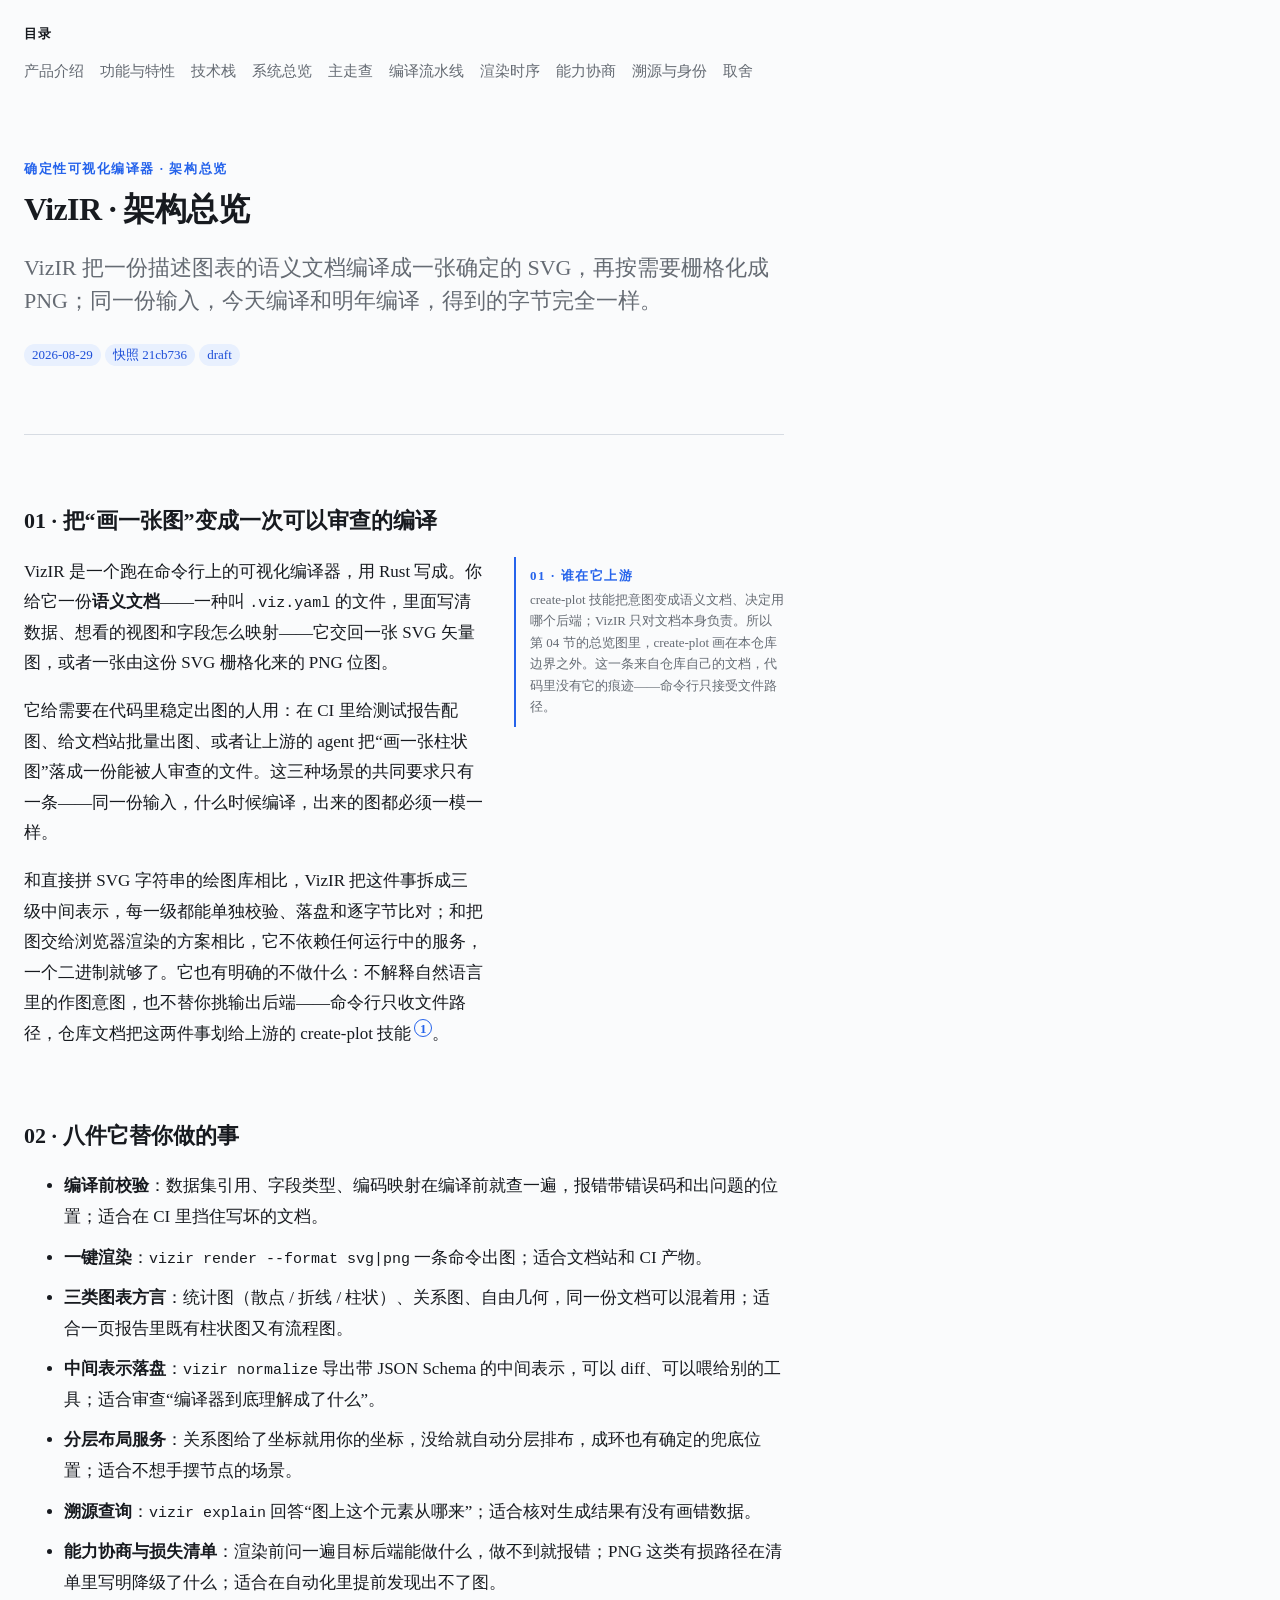
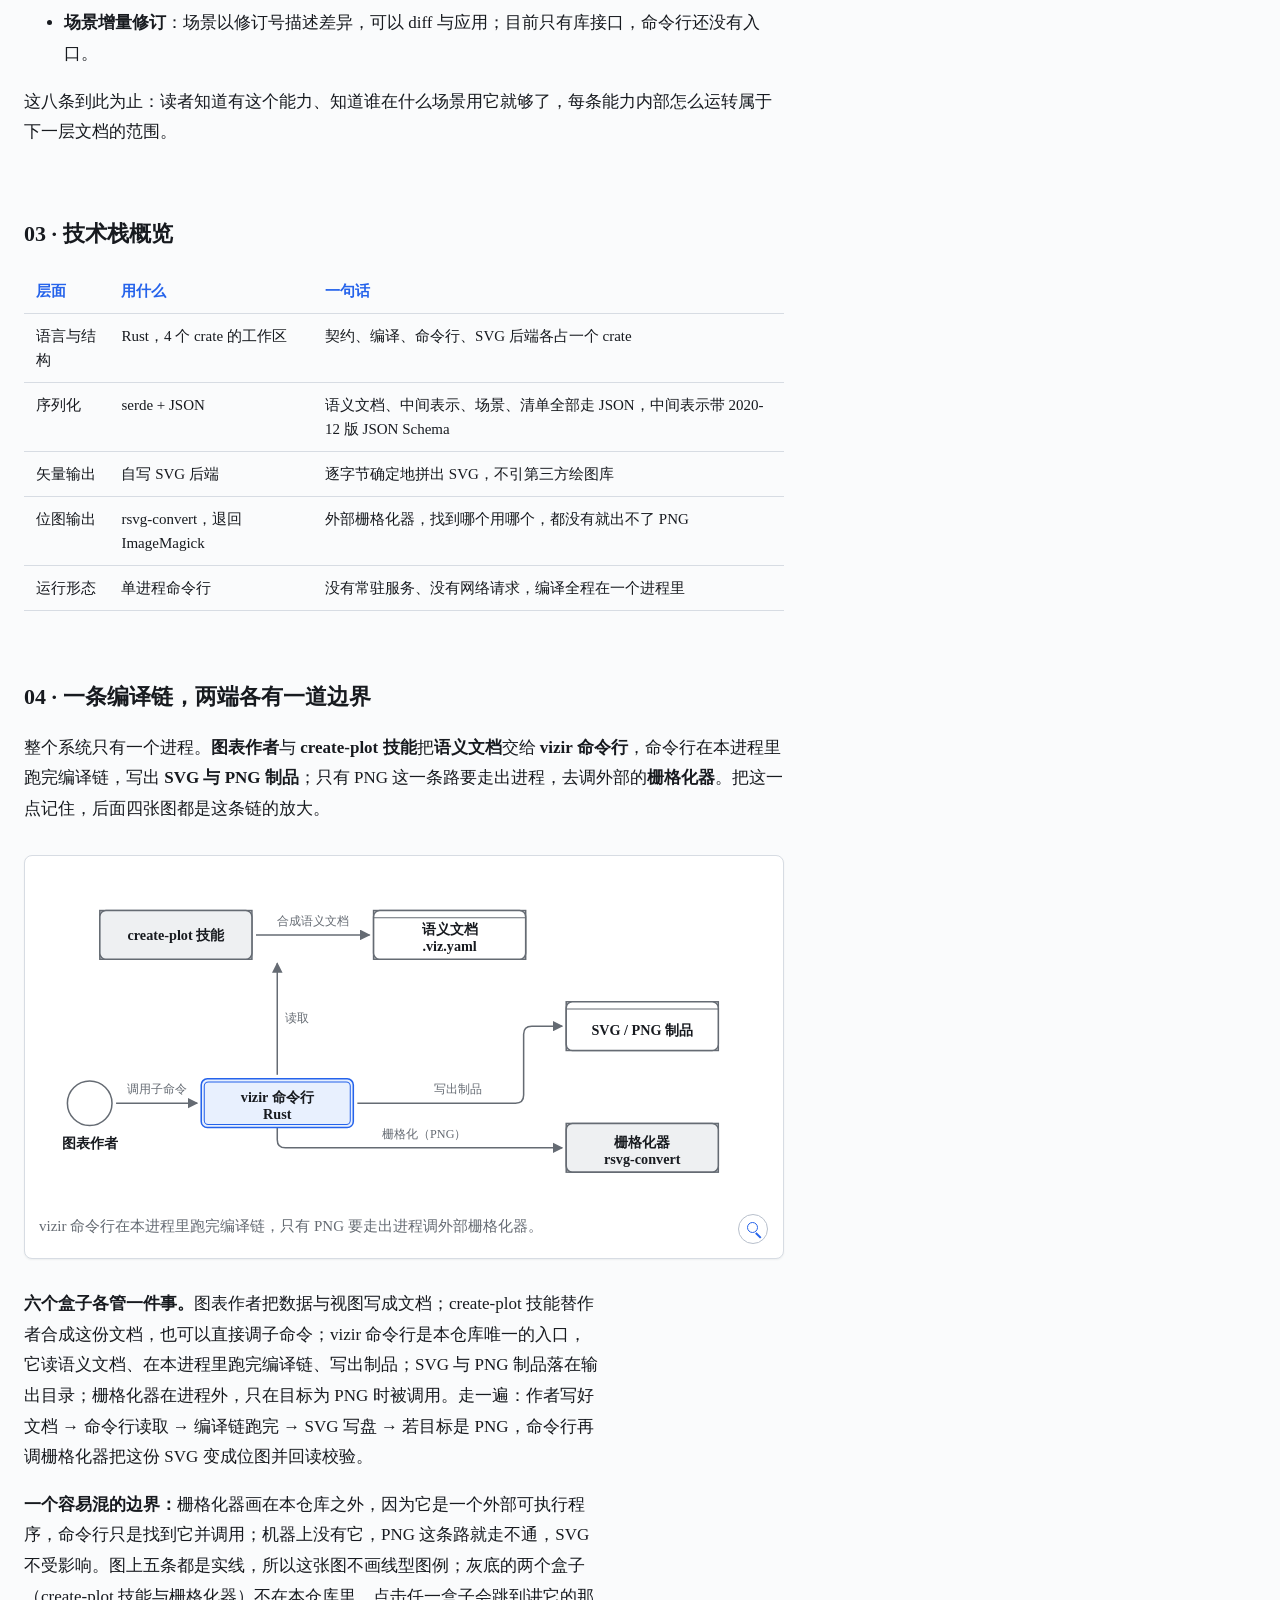
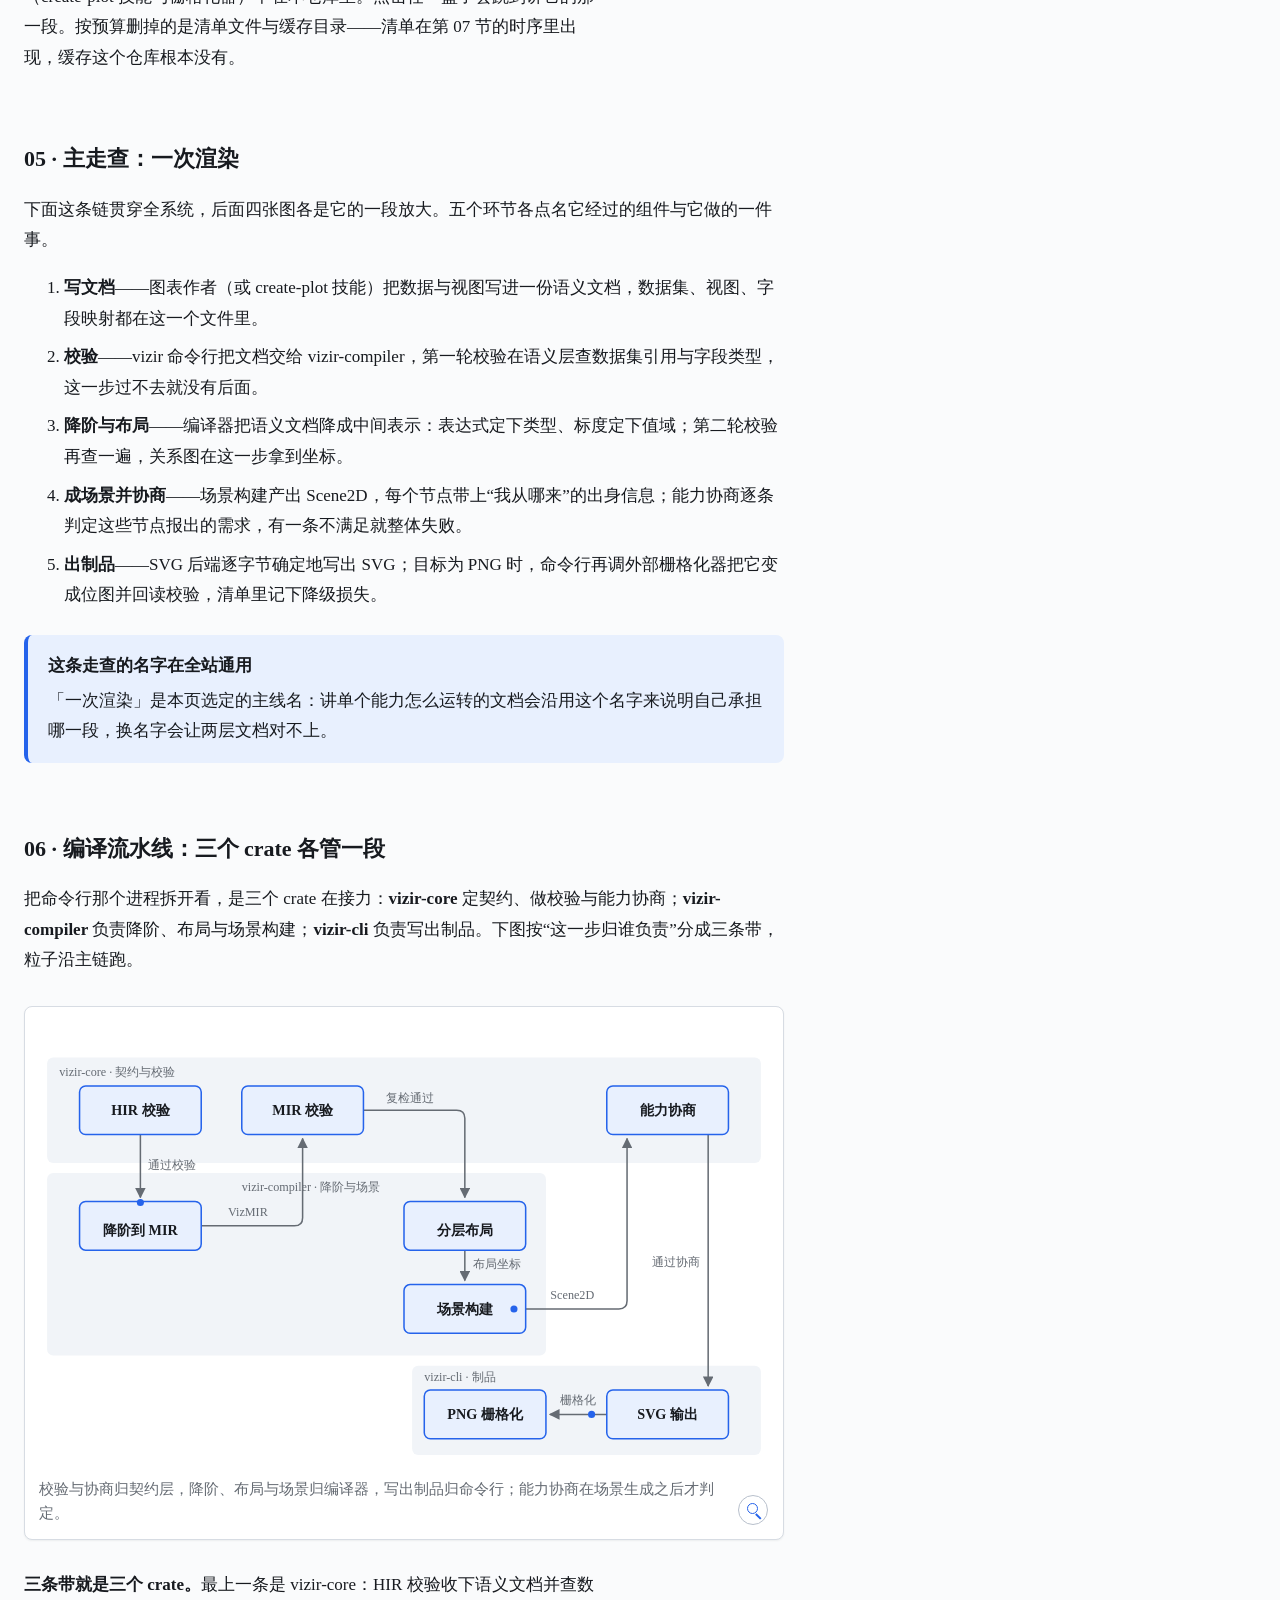
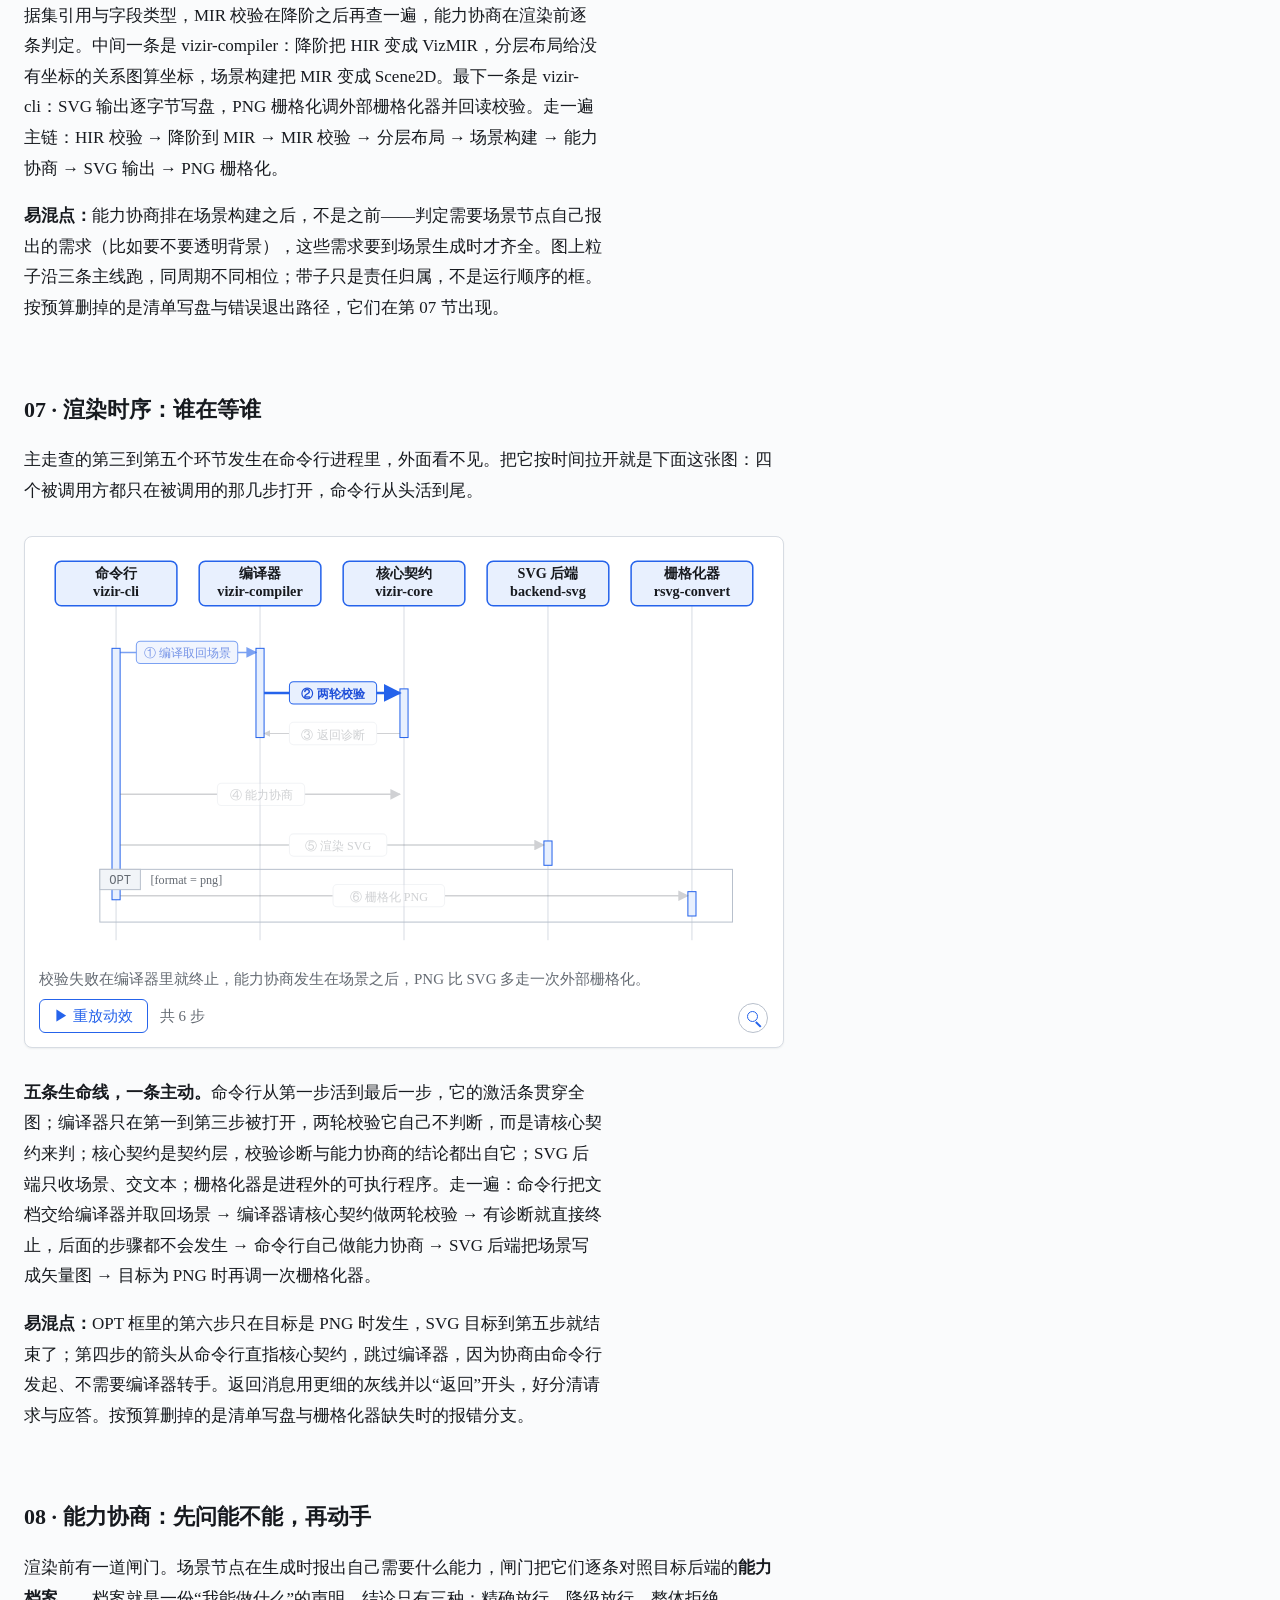
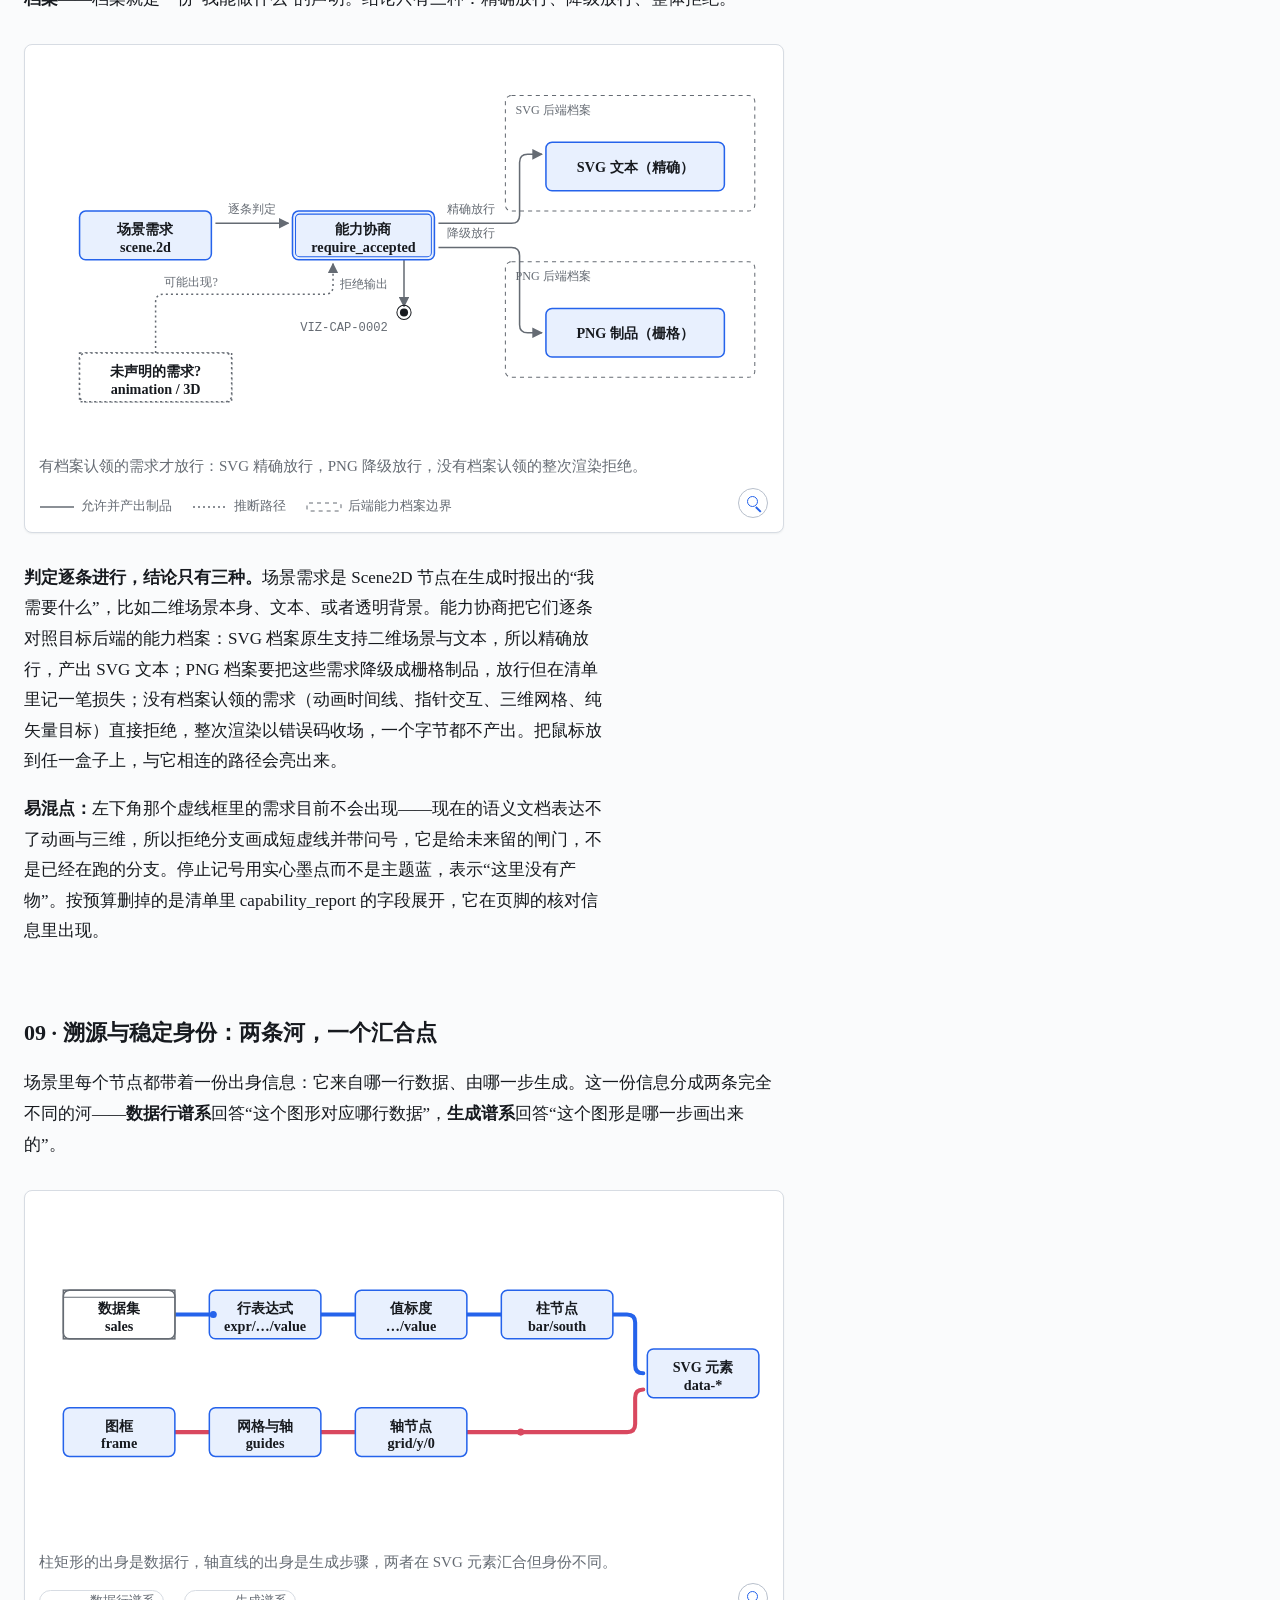
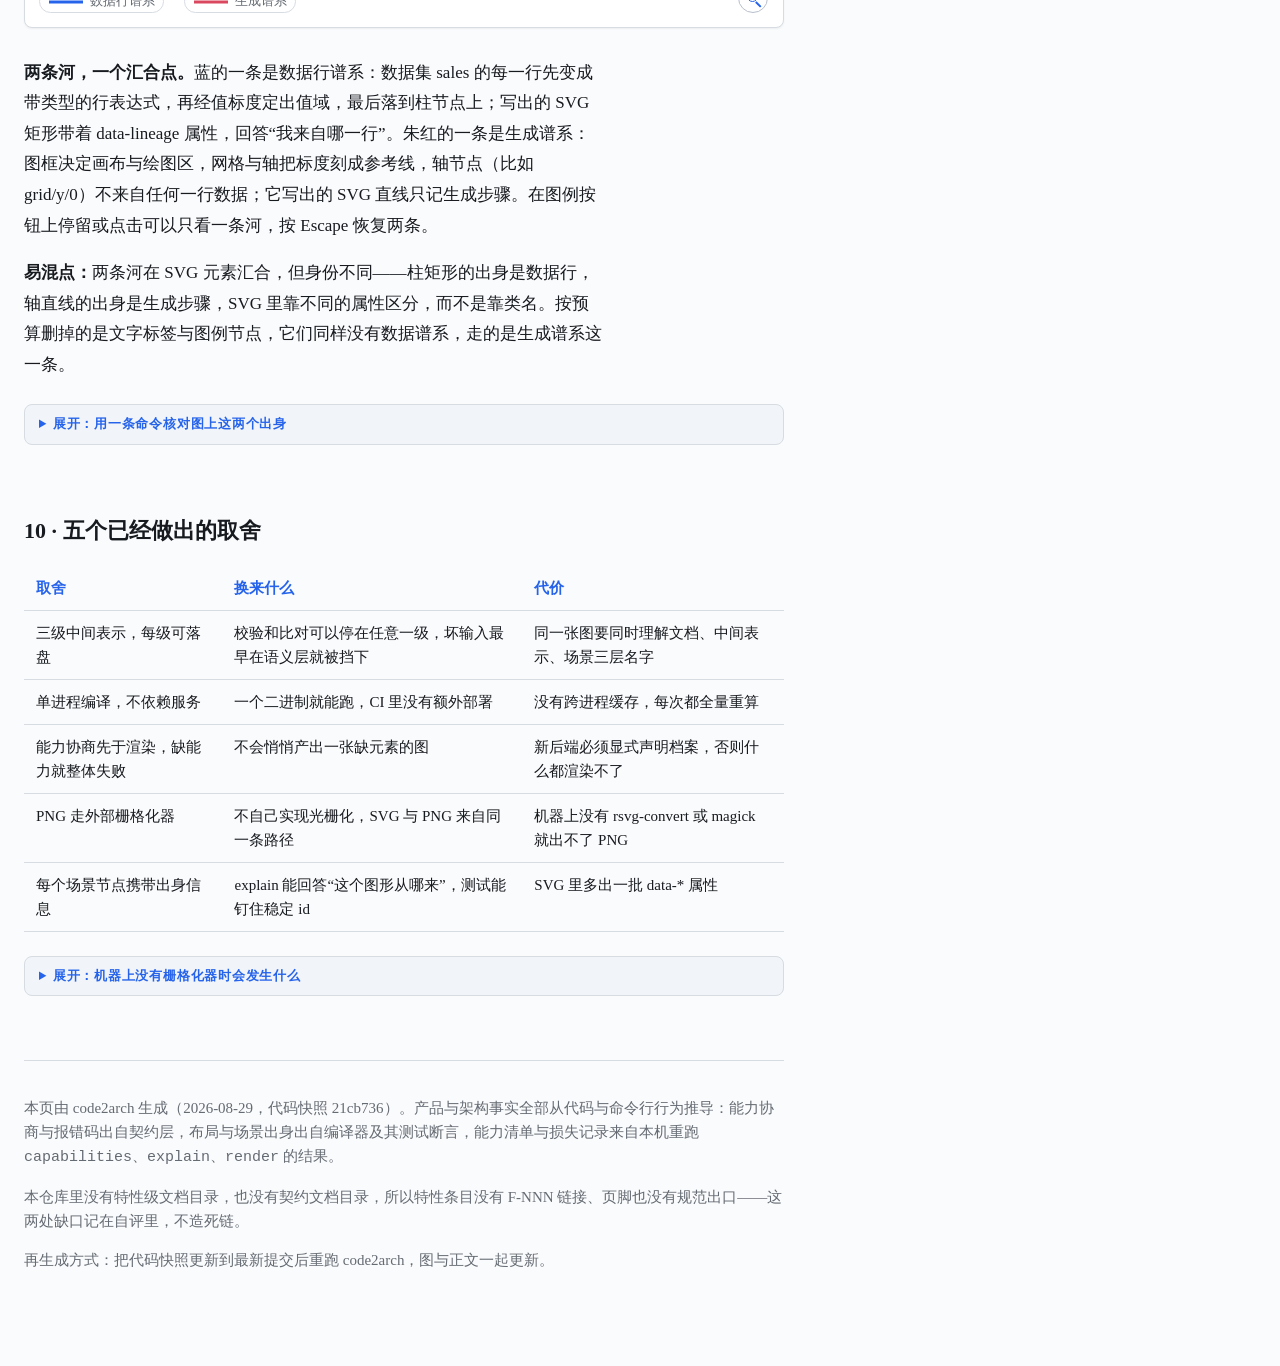
<file: docs/architecture.html>
<!doctype html>
<html lang="zh-CN">
<head>
  <meta charset="utf-8">
  <meta name="viewport" content="width=device-width, initial-scale=1">
  <title>VizIR · 架构总览</title>
  <script>window.__docErrors=[];window.__docReady=false;window.addEventListener('error',e=>window.__docErrors.push(String(e.error||e.message||'unknown error')));window.addEventListener('unhandledrejection',e=>window.__docErrors.push(String(e.reason||'unhandled rejection')));</script>
  <script type="application/json" id="doc-meta">{"id":"architecture","title":"VizIR 架构总览","status":"draft","audience":"architects","last_updated":"2026-08-29","owners":[],"revisions":[{"date":"2026-08-29","reason":"首次生成"}]}</script>
  <!-- Authoring-only Narrative IR: Audience=ELI15/new-engineers; Persona=Mentor+Practitioner; Mode=ConcreteFirst; Epistemics=Confirmed; Progression=ResultFirst; Interaction=Objection when useful; Texture=Conversational. Do not fabricate first-person experience. -->
<style id="site-tokens">
:root{
  --paper:#fafbfc; --surface:#ffffff; --surface-muted:#f1f4f8;
  --ink:#171a1f; --muted:#656b73; --soft:#8a929c;
  --rule:#d7dce3; --rule-strong:#b8c0cc;
  --accent:#2563eb; --accent-tint:#e8f0fe; --accent-ink:#1d4ed8; --accent-lit:#3b82f6;
  --external:#eef0f2;
  --font-reading:"Source Han Serif SC","思源宋体","Noto Serif CJK SC","Songti SC",serif;
  --font-title:"Noto Serif SC","Source Han Serif SC","Noto Serif CJK SC",Georgia,serif;
  --font-mono:"SF Mono","JetBrains Mono",ui-monospace,Menlo,monospace;
  --page-width:1280px; --toc-width:180px; --layout-gap:40px; --narrative-width:760px; --note-width:270px; --note-gap:30px; --radius:8px;
}
</style>
  <style>
    /* 缓动分工：笔迹 smoothstep、进场减速到位、离场对称；粒子在 JS 里恒为 linear */
    :root {
      --e-pen: linear(0, .028 10%, .104 20%, .216 30%, .352 40%, .5 50%, .648 60%, .784 70%, .896 80%, .972 90%, 1);
      --e-in: cubic-bezier(.22, 1, .36, 1);
      --e-out: cubic-bezier(.65, 0, .35, 1);
    }

    * { box-sizing: border-box; }
    html { background: var(--paper); color: var(--ink); }
    body { margin: 0; font: 17px/1.8 var(--font-reading); }
    .page { width: min(var(--page-width), calc(100% - 48px)); margin: 0 auto 96px; }
    .layout { display: grid; grid-template-columns: var(--toc-width) minmax(0, calc(var(--narrative-width) + var(--note-width) + var(--note-gap))); gap: var(--layout-gap); align-items: start; }
    .toc { position: sticky; top: 32px; padding-top: 76px; color: var(--muted); font: 15px/1.5 var(--font-reading); }
    .toc strong { display: block; margin-bottom: 10px; color: var(--ink); font-size: 13px; letter-spacing: .1em; text-transform: uppercase; }
    .toc a { display: block; padding: 6px 0; color: inherit; text-decoration: none; }
    .toc a:hover, .toc a:focus-visible { color: var(--accent); text-decoration: underline; outline: none; }
    .content { min-width: 0; }
    .hero { max-width: var(--narrative-width); padding: 72px 0 48px; border-bottom: 1px solid var(--rule); }
    .eyebrow, .note-label { color: var(--accent); font: 600 13px/1.4 var(--font-reading); letter-spacing: .12em; text-transform: uppercase; }
    h1 { margin: 12px 0 16px; font: 700 32px/1.2 var(--font-title); letter-spacing: -.02em; }
    h2 { margin: 72px 0 22px; font-size: 22px; font-weight: 650; line-height: 1.25; }
    h3 { margin: 40px 0 12px; font-size: 17px; font-weight: 600; line-height: 1.35; }
    .lede { color: var(--muted); font-size: 22px; line-height: 1.5; }
    a { color: var(--accent); }

    /* 主叙事列是合同：每一个阅读块都归它 */
    section > h2, section > h3, section > p, section > ol, section > ul, section > .annotation-row,
    section > .callout, section > .technical-note, section > figure,
    section > .table-scroll, blockquote {
      width: min(var(--narrative-width), 100%);
    }
    p, li { overflow-wrap: break-word; }
    .explain { max-width: 34em; }
    .explain > strong:first-child { color: var(--ink); }
    ul.features > li { margin-bottom: 10px; }
    ol.walk > li { margin-bottom: 8px; }
    code { font-family: var(--font-mono); font-size: 15px; }

    .note-ref { margin-left: 3px; font: 600 13px/1 var(--font-reading); vertical-align: super; white-space: nowrap; }
    .note-ref a { display: inline-grid; width: 1.4em; height: 1.4em; place-items: center; border: 1px solid var(--accent); border-radius: 50%; color: var(--accent); text-decoration: none; }
    .note-ref a:focus-visible, .note-ref a:hover { outline: 2px solid var(--accent); outline-offset: 2px; }
    .annotation-row { display: grid; grid-template-columns: minmax(0, var(--narrative-width)) var(--note-width); gap: var(--note-gap); align-items: start; width: min(calc(var(--narrative-width) + var(--note-width) + var(--note-gap)), 100%); }
    .annotation-main { min-width: 0; }
    .annotation-main > :first-child { margin-top: 0; }
    .annotation-main > :last-child { margin-bottom: 0; }
    .sidenote { width: auto; margin: 0; padding: 10px 0 10px 14px; border-left: 2px solid var(--accent); color: var(--muted); font: 13px/1.65 var(--font-reading); }
    .sidenote .note-label { display: block; margin-bottom: 4px; }
    .sidenote code { overflow-wrap: anywhere; font-family: var(--font-mono); font-size: 13px; }
    .section-ref { color: var(--accent); font: 600 15px/1.5 var(--font-reading); text-decoration: underline; text-decoration-thickness: 1px; text-underline-offset: .18em; }
    .section-ref:hover, .section-ref:focus-visible { color: var(--ink); outline: 2px solid var(--accent); outline-offset: 3px; }

    .callout { margin: 24px 0; padding: 16px 20px; border-left: 4px solid var(--accent); border-radius: var(--radius); background: var(--accent-tint); }
    .callout-title { margin-bottom: 4px; font-weight: 700; }
    .badge { display: inline-block; padding: 1px 8px; border-radius: 999px; background: var(--accent-tint); color: var(--accent-ink); font-size: 13px; line-height: 1.6; }

    /* 图卡：全页唯一一条极浅阴影 */
    figure.plate { margin: 30px 0; padding: 14px; border: 1px solid var(--rule); border-radius: var(--radius); background: var(--surface); box-shadow: 0 1px 2px rgba(23, 26, 31, .06); }
    figure.plate.zoomable { position: relative; }
    figure.plate .scroll { overflow-x: auto; overscroll-behavior-inline: contain; }
    figure.plate svg, figure.plate img { display: block; width: 100%; height: auto; }
    figcaption { min-height: 30px; margin-top: 10px; padding-right: 42px; color: var(--muted); font: 15px/1.6 var(--font-reading); }
    .figure-controls { display: flex; flex-wrap: wrap; align-items: center; gap: 12px; margin-top: 8px; }
    .replay { padding: 4px 14px; border: 1px solid var(--accent); border-radius: 6px; background: var(--surface); color: var(--accent); font: 15px/1.6 var(--font-reading); cursor: pointer; }
    .replay:hover { background: var(--accent-tint); }
    .replay:focus-visible, figure.seq:focus-visible, .step:focus-visible, .node:focus-visible { outline: 2px solid var(--accent); outline-offset: 3px; }
    .step-hint { margin: 0; color: var(--muted); font-variant-numeric: tabular-nums; }
    .legend { display: flex; flex-wrap: wrap; gap: 6px 20px; margin-top: 10px; color: var(--muted); font-size: 13px; }
    figure.plate .legend svg { display: inline-block; width: 36px; height: 12px; margin-right: 6px; vertical-align: middle; }
    .legend line, .legend rect { fill: none; stroke: var(--muted); stroke-width: 1.5; }
    .legend .lg-inferred { stroke-dasharray: 2 3; }
    .legend .lg-bound { stroke-width: 1; stroke-dasharray: 4 4; }
    .legend button { padding: 0 8px; border: 1px solid var(--rule); border-radius: 999px; background: var(--surface); color: var(--muted); font: 13px/1.6 var(--font-reading); cursor: pointer; }
    .legend button[aria-pressed="true"] { border-color: var(--accent); color: var(--accent-ink); background: var(--accent-tint); }
    .legend .lg-lineage-data { stroke: var(--accent); stroke-width: 3; }
    .legend .lg-lineage-generated { stroke: #d9485f; stroke-width: 3; }

    /* SVG 字阶三档（与页面五档独立）与节点类型处理，全部走 token */
    figure svg text { font: 400 12px var(--font-reading); fill: var(--muted); }
    figure svg .node text, figure svg .actor text { font: 600 14px var(--font-reading); fill: var(--ink); }
    figure svg .sub { font: 400 12px var(--font-mono); fill: var(--muted); }
    figure svg .node rect, figure svg .actor rect { fill: var(--accent-tint); stroke: var(--accent); stroke-width: 1.5; }
    figure svg .node rect.hit, figure svg .actor rect.hit { fill: none; stroke: none; }
    figure svg .node.focal .inner { fill: none; stroke: var(--accent); stroke-width: 1; }
    figure svg .node.external rect { fill: var(--external); stroke: var(--muted); }
    figure svg .node.store rect, figure svg .node.role circle { fill: var(--surface); stroke: var(--muted); stroke-width: 1.5; }
    figure svg .node.store line { stroke: var(--muted); stroke-width: 1; }
    figure svg .node.optional rect { fill: var(--surface); stroke: var(--muted); stroke-dasharray: 2 3; }
    figure svg .boundary { fill: none; stroke: var(--muted); stroke-dasharray: 4 4; }
    figure svg .edge { fill: none; stroke: var(--muted); stroke-width: 1.5; }
    figure svg .edge.inferred { stroke-dasharray: 2 3; }
    figure svg .stop-dot { fill: var(--ink); }
    figure svg .stop-ring { fill: none; stroke: var(--ink); stroke-width: 1; }
    /* 命中区在外、可见图形不抢事件：点击与键盘焦点都落在命中区上 */
    figure svg .node :where(rect, circle, text, line) { pointer-events: none; }
    figure svg .node rect.hit { pointer-events: all; }
    figure svg .lifeline { stroke: var(--rule); stroke-width: 1; }
    figure svg .arr path { fill: var(--muted); }
    figure svg .arr.lit path { fill: var(--accent); }
    figure svg [data-node], figure svg [data-explains], figure svg .step { cursor: pointer; }

    /* 责任泳道带、时序片段框与激活条：结构脚手架，不是节点 */
    figure svg .lane { fill: var(--surface-muted); }
    figure svg .lane-name { fill: var(--muted); }
    figure svg .act { fill: var(--accent-tint); stroke: var(--accent); stroke-width: 1; }
    figure svg .frag { fill: none; stroke: var(--rule-strong); stroke-width: 1; }
    figure svg .frag-tab { fill: var(--surface-muted); stroke: var(--rule-strong); stroke-width: 1; }
    figure svg .edge.ret { stroke-width: 1; }

    /* A 层：拓扑序错峰（--i 来自拓扑深度）+ 边 draw-in；隐藏初态只在 html.motion-ready 下成立 */
    figure.anim .node { transition: opacity .5s var(--e-in); transition-delay: calc(var(--i, 0) * 120ms); }
    html.motion-ready figure.anim:not(.in-view) .node { opacity: 0; }
    figure.anim path.edge.draw { transition: stroke-dashoffset .8s var(--e-pen) calc(var(--i, 0) * 120ms + 340ms); }

    /* A 层交互：焦点降噪压暗其余，而不是只加亮邻居；不引入第二色相 */
    figure.anim.hl .node, figure.anim.hl .edge { transition: opacity .12s; }
    figure.anim.hl .node.dim, figure.anim.hl .edge.dim { opacity: .5; }
    figure.anim .edge.hl { stroke: var(--accent); }
    #fig-context .edge.hl { marker-end: url(#fig-context-arr-lit); }
    #fig-pipeline .edge.hl { marker-end: url(#fig-pipeline-arr-lit); }
    #fig-capability .edge.hl { marker-end: url(#fig-capability-arr-lit); }
    figure.anim [data-node]:hover rect, figure.anim [data-node]:focus-visible rect,
    figure.anim [data-node]:hover circle, figure.anim [data-node]:focus-visible circle { stroke: var(--accent-lit); }

    /* A 层：逐步点亮三态 + 第二通道（线宽 / 字重）；终态全亮是三条降级路径共用的静态图 */
    .motion-ready .step { opacity: .3; transition: opacity .35s ease; }
    .step .edge { transition: stroke .35s ease, stroke-width .2s ease; }
    .step .label { fill: var(--surface); stroke: var(--rule); transition: fill .35s ease, stroke .35s ease; }
    .step text { transition: fill .35s ease; }
    .step.done { opacity: .6; }
    .step.cur { opacity: 1; }
    .step.done .edge, .step.cur .edge { stroke: var(--accent); }
    #fig-render .step.done .edge, #fig-render .step.cur .edge { marker-end: url(#fig-render-arr-lit); }
    .step.done .label, .step.cur .label { fill: var(--accent-tint); stroke: var(--accent); }
    .step.done text, .step.cur text { fill: var(--accent-ink); }
    .step.cur .edge { stroke-width: 2.5; }
    .step.cur text { font-weight: 600; }
    .step.focus .edge { stroke-width: 2.5; }
    figure.seq.ended .step { opacity: 1; }

    /* 谱系聚焦与流粒子：谱系色只出现在路径语法与图例色样里 */
    .flow-dot { fill: var(--accent); pointer-events: none; }
    figure .lineage-lane { fill: none; stroke-width: var(--lane-width, 4px); stroke-linecap: round; stroke-linejoin: round; transition: opacity .16s, stroke-width .16s; }
    figure [data-lineage].dim { opacity: .16; }
    figure .lineage-lane.is-active { stroke-width: calc(var(--lane-width, 4px) + 1.5px); }
    #fig-lineage .lineage-data { stroke: var(--accent); }
    #fig-lineage .lineage-generated { stroke: #d9485f; }

    /* 图文联动落点高亮 */
    .flash { background: var(--accent-tint); outline: 2px solid var(--accent); outline-offset: 6px; transition: background .3s ease; }

    /* 插图查看器（运行时按需生成 <dialog>）*/
    .figure-zoom-trigger { position: absolute; right: 15px; bottom: 14px; width: 30px; height: 30px; padding: 0; border: 1px solid var(--rule-strong); border-radius: 50%; background: var(--surface); color: var(--accent); font-family: var(--font-reading); cursor: zoom-in; }
    .figure-zoom-trigger::before { content: ""; position: absolute; left: 8px; top: 7px; width: 9px; height: 9px; border: 1.5px solid currentColor; border-radius: 50%; }
    .figure-zoom-trigger::after { content: ""; position: absolute; left: 17px; top: 17px; width: 7px; height: 1.5px; background: currentColor; transform: rotate(45deg); transform-origin: left center; }
    .figure-zoom-trigger:hover { border-color: var(--accent); background: var(--surface-muted); }
    .figure-zoom-trigger:focus-visible, .figure-lightbox button:focus-visible, .zoom-viewport:focus-visible { outline: 2px solid var(--accent); outline-offset: 3px; }
    .zoom-placeholder { width: 100%; background: var(--surface-muted); border-radius: 4px; }
    .figure-lightbox { width: min(96vw, 1600px); height: min(94vh, 1200px); max-width: none; max-height: none; padding: 0; overflow: hidden; border: 1px solid var(--rule); border-radius: 12px; background: var(--surface); color: var(--ink); }
    .figure-lightbox::backdrop { background: rgba(23, 26, 31, .72); }
    .figure-lightbox[open] { display: block; }
    .zoom-shell { display: grid; grid-template-rows: auto minmax(0, 1fr); height: 100%; }
    .zoom-toolbar { display: flex; align-items: center; justify-content: space-between; gap: 16px; min-height: 52px; padding: 8px 12px 8px 18px; border-bottom: 1px solid var(--rule); background: var(--surface); font: 13px/1.4 var(--font-reading); }
    .zoom-caption { min-width: 0; overflow: hidden; color: var(--muted); text-overflow: ellipsis; white-space: nowrap; }
    .zoom-controls { display: flex; align-items: center; flex: none; gap: 6px; }
    .zoom-controls button { min-width: 34px; height: 34px; padding: 0 9px; border: 1px solid var(--rule); border-radius: 7px; background: var(--surface); color: var(--ink); font: 600 13px/1 var(--font-reading); cursor: pointer; }
    .zoom-controls button:hover { border-color: var(--accent); color: var(--accent); background: var(--surface-muted); }
    .zoom-controls .zoom-close { margin-left: 6px; font-size: 17px; }
    .zoom-viewport { min-width: 0; min-height: 0; overflow: auto; overscroll-behavior: contain; background: var(--surface-muted); }
    .zoom-stage { display: flex; align-items: center; justify-content: center; box-sizing: border-box; padding: 24px; }
    .zoom-stage > svg, .zoom-stage > img { display: block; flex: none; max-width: none !important; height: auto; background: var(--surface); border: 1px solid var(--rule); }
    .zoom-stage .step, .zoom-stage .node { opacity: 1; }   /* 查看器里永远是完整静态终态 */
    body.figure-zoom-open { overflow: hidden; }

    .technical-note { margin: 24px 0; overflow: hidden; border: 1px solid var(--rule); border-radius: var(--radius); background: var(--surface-muted); }
    .technical-note summary { cursor: pointer; padding: 10px 14px; color: var(--accent); font: 600 13px/1.4 var(--font-reading); letter-spacing: .06em; }
    .technical-note p { margin: 0; padding: 0 14px 14px; font-size: 15px; }
    .technical-note pre { margin: 0 14px 14px; padding: 12px; overflow: auto; white-space: pre-wrap; overflow-wrap: anywhere; background: var(--surface); border: 1px solid var(--rule); border-radius: 4px; font: 13px/1.55 var(--font-mono); }
    .table-scroll { overflow-x: auto; overscroll-behavior-inline: contain; }
    table { width: 100%; min-width: 620px; border-collapse: collapse; font: 15px/1.6 var(--font-reading); }
    th, td { padding: 10px 12px; border-bottom: 1px solid var(--rule); text-align: left; vertical-align: top; }
    th { color: var(--accent); }
    footer.footnotes { width: min(var(--narrative-width), 100%); margin-top: 64px; padding-top: 20px; border-top: 1px solid var(--rule); color: var(--muted); font: 15px/1.6 var(--font-reading); }

    /* ?motion=static：取证帧，一切过渡关闭、控件与粒子隐藏 */
    html[data-motion="static"] * { transition: none !important; animation: none !important; }
    html[data-motion="static"] .flow-dot, html[data-motion="static"] .replay { display: none; }

    @media (prefers-reduced-motion: reduce) {
      figure.anim .node, figure.anim .edge { opacity: 1; transition: none; }
      figure.anim path.edge { stroke-dashoffset: 0 !important; transition: none; }
      .flow-dot { display: none; }
      figure.seq:not([data-frame="step"]) .step { opacity: 1 }   /* 终态全亮；读者用 ← / → 单步时三态仍成立 */
      .step, .step .edge, .step .label, .step text, .flash { transition: none; }
    }
    @media (max-width: 1320px) {
      .layout { display: block; }
      .toc { position: static; max-width: var(--narrative-width); padding: 24px 0 0; }
      .toc a { display: inline-block; margin-right: 16px; }
    }
    @media (max-width: 960px) {
      .page { width: min(100% - 32px, var(--page-width)); }
      .annotation-row { display: block; width: auto; }
      .sidenote { width: auto; margin: 18px 0; padding: 10px 14px; border: 1px solid var(--rule); border-left: 3px solid var(--accent); background: var(--surface-muted); font-size: 13px; }
    }
    @media (max-width: 600px) { .figure-lightbox { width: 100vw; height: 100dvh; border: 0; border-radius: 0; } .zoom-toolbar { gap: 8px; padding-left: 12px; } .zoom-caption { max-width: 72px; } .zoom-controls { gap: 4px; } .zoom-controls button { min-width: 32px; height: 32px; padding: 0 7px; } .zoom-stage { padding: 16px; } }
    @media print {
      .page { width: auto; margin: 0; }
      .layout { display: block; }
      .toc { display: none; }
      .sidenote { width: auto; margin: 12px 0; break-inside: avoid; }
      figure, .callout, .technical-note { break-inside: avoid; }
      figure.anim .node, figure.anim .edge { opacity: 1 !important; transition: none !important; }
      figure.anim path.edge { stroke-dashoffset: 0 !important; }
      .flow-dot, .replay, .figure-zoom-trigger, .figure-lightbox { display: none !important; }
      figure.seq .step { opacity: 1 !important; }
    }
  </style>
</head>
<body>
  <main class="page"><div class="layout">
    <nav class="toc" aria-label="页面目录"><strong>目录</strong><a href="#product">产品介绍</a><a href="#features">功能与特性</a><a href="#stack">技术栈</a><a href="#overview">系统总览</a><a href="#walkthrough">主走查</a><a href="#pipeline">编译流水线</a><a href="#render-seq">渲染时序</a><a href="#capability">能力协商</a><a href="#lineage">溯源与身份</a><a href="#tradeoffs">取舍</a></nav>
    <div class="content"><header class="hero">
      <div class="eyebrow">确定性可视化编译器 · 架构总览</div>
      <h1>VizIR · 架构总览</h1>
      <p class="lede">VizIR 把一份描述图表的语义文档编译成一张确定的 SVG，再按需要栅格化成 PNG；同一份输入，今天编译和明年编译，得到的字节完全一样。</p>
      <p><span class="badge">2026-08-29</span> <span class="badge">快照 21cb736</span> <span class="badge">draft</span></p>
    </header>

    <section id="product">
      <h2>01 · 把“画一张图”变成一次可以审查的编译</h2>
      <div class="annotation-row">
      <div class="annotation-main">
        <p>VizIR 是一个跑在命令行上的可视化编译器，用 Rust 写成。你给它一份<strong>语义文档</strong>——一种叫 <code>.viz.yaml</code> 的文件，里面写清数据、想看的视图和字段怎么映射——它交回一张 SVG 矢量图，或者一张由这份 SVG 栅格化来的 PNG 位图。</p>
        <p>它给需要在代码里稳定出图的人用：在 CI 里给测试报告配图、给文档站批量出图、或者让上游的 agent 把“画一张柱状图”落成一份能被人审查的文件。这三种场景的共同要求只有一条——同一份输入，什么时候编译，出来的图都必须一模一样。</p>
        <p>和直接拼 SVG 字符串的绘图库相比，VizIR 把这件事拆成三级中间表示，每一级都能单独校验、落盘和逐字节比对；和把图交给浏览器渲染的方案相比，它不依赖任何运行中的服务，一个二进制就够了。它也有明确的不做什么：不解释自然语言里的作图意图，也不替你挑输出后端——命令行只收文件路径，仓库文档把这两件事划给上游的 create-plot 技能<sup class="note-ref"><a href="#note-boundary" role="doc-noteref" aria-describedby="note-boundary" aria-label="查看关于上游边界的注释">1</a></sup>。</p>
      </div>
      <aside class="sidenote" id="note-boundary" role="note"><span class="note-label">01 · 谁在它上游</span>create-plot 技能把意图变成语义文档、决定用哪个后端；VizIR 只对文档本身负责。所以第 04 节的总览图里，create-plot 画在本仓库边界之外。这一条来自仓库自己的文档，代码里没有它的痕迹——命令行只接受文件路径。</aside>
      </div>
    </section>

    <section id="features">
      <h2>02 · 八件它替你做的事</h2>
      <ul class="features">
        <li><strong>编译前校验</strong>：数据集引用、字段类型、编码映射在编译前就查一遍，报错带错误码和出问题的位置；适合在 CI 里挡住写坏的文档。</li>
        <li><strong>一键渲染</strong>：<code>vizir render --format svg|png</code> 一条命令出图；适合文档站和 CI 产物。</li>
        <li><strong>三类图表方言</strong>：统计图（散点 / 折线 / 柱状）、关系图、自由几何，同一份文档可以混着用；适合一页报告里既有柱状图又有流程图。</li>
        <li><strong>中间表示落盘</strong>：<code>vizir normalize</code> 导出带 JSON Schema 的中间表示，可以 diff、可以喂给别的工具；适合审查“编译器到底理解成了什么”。</li>
        <li><strong>分层布局服务</strong>：关系图给了坐标就用你的坐标，没给就自动分层排布，成环也有确定的兜底位置；适合不想手摆节点的场景。</li>
        <li><strong>溯源查询</strong>：<code>vizir explain</code> 回答“图上这个元素从哪来”；适合核对生成结果有没有画错数据。</li>
        <li><strong>能力协商与损失清单</strong>：渲染前问一遍目标后端能做什么，做不到就报错；PNG 这类有损路径在清单里写明降级了什么；适合在自动化里提前发现出不了图。</li>
        <li><strong>场景增量修订</strong>：场景以修订号描述差异，可以 diff 与应用；目前只有库接口，命令行还没有入口。</li>
      </ul>
      <p>这八条到此为止：读者知道有这个能力、知道谁在什么场景用它就够了，每条能力内部怎么运转属于下一层文档的范围。</p>
    </section>

    <section id="stack">
      <h2>03 · 技术栈概览</h2>
      <div class="table-scroll" tabindex="0" aria-label="可横向滚动的技术栈表">
        <table>
          <thead><tr><th>层面</th><th>用什么</th><th>一句话</th></tr></thead>
          <tbody>
            <tr><td>语言与结构</td><td>Rust，4 个 crate 的工作区</td><td>契约、编译、命令行、SVG 后端各占一个 crate</td></tr>
            <tr><td>序列化</td><td>serde + JSON</td><td>语义文档、中间表示、场景、清单全部走 JSON，中间表示带 2020-12 版 JSON Schema</td></tr>
            <tr><td>矢量输出</td><td>自写 SVG 后端</td><td>逐字节确定地拼出 SVG，不引第三方绘图库</td></tr>
            <tr><td>位图输出</td><td>rsvg-convert，退回 ImageMagick</td><td>外部栅格化器，找到哪个用哪个，都没有就出不了 PNG</td></tr>
            <tr><td>运行形态</td><td>单进程命令行</td><td>没有常驻服务、没有网络请求，编译全程在一个进程里</td></tr>
          </tbody>
        </table>
      </div>
    </section>

    <section id="overview">
      <h2>04 · 一条编译链，两端各有一道边界</h2>
      <p>整个系统只有一个进程。<strong>图表作者</strong>与 <strong>create-plot 技能</strong>把<strong>语义文档</strong>交给 <strong>vizir 命令行</strong>，命令行在本进程里跑完编译链，写出 <strong>SVG 与 PNG 制品</strong>；只有 PNG 这一条路要走出进程，去调外部的<strong>栅格化器</strong>。把这一点记住，后面四张图都是这条链的放大。</p>

      <!-- 图计划: 系统上下文图（C4 L1） · 无模式 · 命题句「命令行在本进程里跑完编译链，只有 PNG 要走出进程调外部栅格化器」· 6节点/5边 · 预算删掉了清单文件与缓存目录 · A层动效: 拓扑序错峰 + 边 draw-in；交互: 焦点降噪 + 图文联动 -->
      <figure class="plate anim zoomable" id="context-fig">
        <div class="scroll">
        <svg id="fig-context" viewBox="0 0 720 330" role="group" aria-labelledby="fig-context-title fig-context-desc" style="min-width:720px">
          <title id="fig-context-title">VizIR 系统上下文</title>
          <desc id="fig-context-desc">图表作者与 create-plot 技能把语义文档交给 vizir 命令行，命令行在本进程里编译并写出 SVG 与 PNG 制品，PNG 还要经外部栅格化器栅格化。</desc>
          <defs>
            <marker id="fig-context-arr" class="arr" viewBox="0 0 10 10" refX="9" refY="5" markerWidth="7" markerHeight="7" orient="auto-start-reverse"><path d="M0 0 L10 5 L0 10 z"/></marker>
            <marker id="fig-context-arr-lit" class="arr lit" viewBox="0 0 10 10" refX="9" refY="5" markerWidth="7" markerHeight="7" orient="auto-start-reverse"><path d="M0 0 L10 5 L0 10 z"/></marker>
          </defs>
          <!-- 绘制顺序即几何：边 → 边标签 → 不透明节点；--i = 拓扑深度（边取源层号 + 0.5） -->
          <g class="edges">
            <path class="edge draw" data-from="skill" data-to="doc" style="--i:0.5" d="M 214,64 H 326" marker-end="url(#fig-context-arr)"/>
            <text x="270" y="54" text-anchor="middle">合成语义文档</text>
            <path class="edge draw" data-from="author" data-to="cli" style="--i:0.5" d="M 76,230 H 156" marker-end="url(#fig-context-arr)"/>
            <text x="116" y="220" text-anchor="middle">调用子命令</text>
            <path class="edge draw" data-from="cli" data-to="doc" style="--i:1.5" d="M 235,202 V 92" marker-end="url(#fig-context-arr)"/>
            <text x="243" y="150">读取</text>
            <path class="edge draw" data-from="cli" data-to="artifacts" style="--i:1.5" d="M 314,230 H 470 Q 478,230 478,222 V 162 Q 478,154 486,154 H 516" marker-end="url(#fig-context-arr)"/>
            <text x="413" y="220" text-anchor="middle">写出制品</text>
            <path class="edge draw" data-from="cli" data-to="backend" style="--i:1.5" d="M 235,254 V 266 Q 235,274 243,274 H 516" marker-end="url(#fig-context-arr)"/>
            <text x="380" y="264" text-anchor="middle">栅格化（PNG）</text>
          </g>
          <g class="node role" data-node="author" data-depth="0" style="--i:0" data-explains="features" tabindex="0" aria-label="图表作者">
            <rect class="hit" x="28" y="208" width="44" height="44" fill="transparent" pointer-events="all"/>
            <circle cx="50" cy="230" r="22"/><text x="50" y="274" text-anchor="middle">图表作者</text>
          </g>
          <g class="node external" data-node="skill" data-depth="0" style="--i:0" data-explains="product" tabindex="0" aria-label="create-plot 技能">
            <rect class="hit" x="60" y="40" width="150" height="48" fill="transparent" pointer-events="all"/>
            <rect x="60" y="40" width="150" height="48" rx="6"/><text x="135" y="69" text-anchor="middle">create-plot 技能</text>
          </g>
          <g class="node focal" data-node="cli" data-depth="1" style="--i:1" data-explains="pipeline" tabindex="0" aria-label="vizir 命令行">
            <rect class="hit" x="160" y="206" width="150" height="48" fill="transparent" pointer-events="all"/>
            <rect x="160" y="206" width="150" height="48" rx="6"/><rect class="inner" x="163" y="209" width="144" height="42" rx="4"/><text x="235" y="229" text-anchor="middle">vizir 命令行</text><text class="sub" x="235" y="246" text-anchor="middle">Rust</text>
          </g>
          <g class="node store" data-node="doc" data-depth="2" style="--i:2" data-explains="lineage" tabindex="0" aria-label="语义文档">
            <rect class="hit" x="330" y="40" width="150" height="48" fill="transparent" pointer-events="all"/>
            <rect x="330" y="40" width="150" height="48" rx="6"/><line x1="330" y1="47" x2="480" y2="47"/><text x="405" y="63" text-anchor="middle">语义文档</text><text class="sub" x="405" y="80" text-anchor="middle">.viz.yaml</text>
          </g>
          <g class="node store" data-node="artifacts" data-depth="2" style="--i:2" data-explains="render-seq" tabindex="0" aria-label="SVG 与 PNG 制品">
            <rect class="hit" x="520" y="130" width="150" height="48" fill="transparent" pointer-events="all"/>
            <rect x="520" y="130" width="150" height="48" rx="6"/><line x1="520" y1="137" x2="670" y2="137"/><text x="595" y="163" text-anchor="middle">SVG / PNG 制品</text>
          </g>
          <g class="node external" data-node="backend" data-depth="2" style="--i:2" data-explains="capability" tabindex="0" aria-label="栅格化器">
            <rect class="hit" x="520" y="250" width="150" height="48" fill="transparent" pointer-events="all"/>
            <rect x="520" y="250" width="150" height="48" rx="6"/><text x="595" y="273" text-anchor="middle">栅格化器</text><text class="sub" x="595" y="290" text-anchor="middle">rsvg-convert</text>
          </g>
        </svg>
        </div>
        <figcaption>vizir 命令行在本进程里跑完编译链，只有 PNG 要走出进程调外部栅格化器。</figcaption>
      </figure>
      <p class="explain"><strong>六个盒子各管一件事。</strong>图表作者把数据与视图写成文档；create-plot 技能替作者合成这份文档，也可以直接调子命令；vizir 命令行是本仓库唯一的入口，它读语义文档、在本进程里跑完编译链、写出制品；SVG 与 PNG 制品落在输出目录；栅格化器在进程外，只在目标为 PNG 时被调用。走一遍：作者写好文档 → 命令行读取 → 编译链跑完 → SVG 写盘 → 若目标是 PNG，命令行再调栅格化器把这份 SVG 变成位图并回读校验。</p>
      <p class="explain"><strong>一个容易混的边界：</strong>栅格化器画在本仓库之外，因为它是一个外部可执行程序，命令行只是找到它并调用；机器上没有它，PNG 这条路就走不通，SVG 不受影响。图上五条都是实线，所以这张图不画线型图例；灰底的两个盒子（create-plot 技能与栅格化器）不在本仓库里。点击任一盒子会跳到讲它的那一段。按预算删掉的是清单文件与缓存目录——清单在第 07 节的时序里出现，缓存这个仓库根本没有。</p>
    </section>

    <section id="walkthrough">
      <h2>05 · 主走查：一次渲染</h2>
      <p>下面这条链贯穿全系统，后面四张图各是它的一段放大。五个环节各点名它经过的组件与它做的一件事。</p>
      <ol class="walk">
        <li><strong>写文档</strong>——图表作者（或 create-plot 技能）把数据与视图写进一份语义文档，数据集、视图、字段映射都在这一个文件里。</li>
        <li><strong>校验</strong>——vizir 命令行把文档交给 vizir-compiler，第一轮校验在语义层查数据集引用与字段类型，这一步过不去就没有后面。</li>
        <li><strong>降阶与布局</strong>——编译器把语义文档降成中间表示：表达式定下类型、标度定下值域；第二轮校验再查一遍，关系图在这一步拿到坐标。</li>
        <li><strong>成场景并协商</strong>——场景构建产出 Scene2D，每个节点带上“我从哪来”的出身信息；能力协商逐条判定这些节点报出的需求，有一条不满足就整体失败。</li>
        <li><strong>出制品</strong>——SVG 后端逐字节确定地写出 SVG；目标为 PNG 时，命令行再调外部栅格化器把它变成位图并回读校验，清单里记下降级损失。</li>
      </ol>
      <div class="callout">
        <div class="callout-title">这条走查的名字在全站通用</div>
        「一次渲染」是本页选定的主线名：讲单个能力怎么运转的文档会沿用这个名字来说明自己承担哪一段，换名字会让两层文档对不上。
      </div>
    </section>

    <section id="pipeline">
      <h2>06 · 编译流水线：三个 crate 各管一段</h2>
      <p>把命令行那个进程拆开看，是三个 crate 在接力：<strong>vizir-core</strong> 定契约、做校验与能力协商；<strong>vizir-compiler</strong> 负责降阶、布局与场景构建；<strong>vizir-cli</strong> 负责写出制品。下图按“这一步归谁负责”分成三条带，粒子沿主链跑。</p>

      <!-- 图计划: 数据流图（责任泳道） · 无模式 · 命题句「校验与协商归契约层，降阶布局与场景归编译器，写出制品归命令行；能力协商在场景之后才判定」· 8节点/7边 · 预算删掉了清单写盘与错误退出路径 · A层动效: 流粒子 + 拓扑序错峰；交互: 焦点降噪 -->
      <figure class="plate anim zoomable" id="pipeline-fig">
        <div class="scroll">
        <svg id="fig-pipeline" viewBox="0 0 720 440" role="group" aria-labelledby="fig-pipeline-title fig-pipeline-desc" style="min-width:720px">
          <title id="fig-pipeline-title">VizIR 的编译流水线</title>
          <desc id="fig-pipeline-desc">语义文档先过两轮校验，再经降阶、布局与场景构建成为 Scene2D，能力协商通过后由命令行写出 SVG，PNG 再经栅格化。</desc>
          <defs>
            <marker id="fig-pipeline-arr" class="arr" viewBox="0 0 10 10" refX="9" refY="5" markerWidth="7" markerHeight="7" orient="auto-start-reverse"><path d="M0 0 L10 5 L0 10 z"/></marker>
            <marker id="fig-pipeline-arr-lit" class="arr lit" viewBox="0 0 10 10" refX="9" refY="5" markerWidth="7" markerHeight="7" orient="auto-start-reverse"><path d="M0 0 L10 5 L0 10 z"/></marker>
          </defs>
          <!-- 绘制顺序：责任带 → 边 → 边标签 → 不透明节点 → 不可见流轨道 -->
          <g class="lanes">
            <rect class="lane" x="8" y="36" width="704" height="104" rx="6"/>
            <rect class="lane" x="8" y="150" width="492" height="180" rx="6"/>
            <rect class="lane" x="368" y="340" width="344" height="88" rx="6"/>
            <text class="lane-name" x="20" y="54">vizir-core · 契约与校验</text>
            <text class="lane-name" x="200" y="168">vizir-compiler · 降阶与场景</text>
            <text class="lane-name" x="380" y="355">vizir-cli · 制品</text>
          </g>
          <g class="edges">
            <path class="edge draw" data-from="hir" data-to="lower" style="--i:0.5" d="M 100,112 V 174" marker-end="url(#fig-pipeline-arr)"/>
            <text x="108" y="146">通过校验</text>
            <path class="edge draw" data-from="lower" data-to="mir" style="--i:1.5" d="M 160,202 H 252 Q 260,202 260,194 V 116" marker-end="url(#fig-pipeline-arr)"/>
            <text x="206" y="192" text-anchor="middle">VizMIR</text>
            <path class="edge draw" data-from="mir" data-to="layout" style="--i:1.5" d="M 320,88 H 412 Q 420,88 420,96 V 174" marker-end="url(#fig-pipeline-arr)"/>
            <text x="366" y="80" text-anchor="middle">复检通过</text>
            <path class="edge draw" data-from="layout" data-to="scene" style="--i:2.5" d="M 420,226 V 256" marker-end="url(#fig-pipeline-arr)"/>
            <text x="428" y="244">布局坐标</text>
            <path class="edge draw" data-from="scene" data-to="negotiate" style="--i:2.5" d="M 480,284 H 572 Q 580,284 580,276 V 116" marker-end="url(#fig-pipeline-arr)"/>
            <text x="526" y="274" text-anchor="middle">Scene2D</text>
            <path class="edge draw" data-from="negotiate" data-to="svgout" style="--i:2.5" d="M 660,112 V 360" marker-end="url(#fig-pipeline-arr)"/>
            <text x="652" y="242" text-anchor="end">通过协商</text>
            <path class="edge draw" data-from="svgout" data-to="pngout" style="--i:3.5" d="M 560,388 H 504" marker-end="url(#fig-pipeline-arr)"/>
            <text x="532" y="378" text-anchor="middle">栅格化</text>
          </g>
          <g class="node" data-node="hir" data-depth="0" style="--i:0" tabindex="0" aria-label="HIR 校验">
            <rect class="hit" x="40" y="64" width="120" height="48" fill="transparent" pointer-events="all"/>
            <rect x="40" y="64" width="120" height="48" rx="6"/><text x="100" y="93" text-anchor="middle">HIR 校验</text>
          </g>
          <g class="node" data-node="mir" data-depth="0" style="--i:0" tabindex="0" aria-label="MIR 校验">
            <rect class="hit" x="200" y="64" width="120" height="48" fill="transparent" pointer-events="all"/>
            <rect x="200" y="64" width="120" height="48" rx="6"/><text x="260" y="93" text-anchor="middle">MIR 校验</text>
          </g>
          <g class="node" data-node="negotiate" data-depth="0" style="--i:0" tabindex="0" aria-label="能力协商">
            <rect class="hit" x="560" y="64" width="120" height="48" fill="transparent" pointer-events="all"/>
            <rect x="560" y="64" width="120" height="48" rx="6"/><text x="620" y="93" text-anchor="middle">能力协商</text>
          </g>
          <g class="node" data-node="lower" data-depth="1" style="--i:1" tabindex="0" aria-label="降阶到 MIR">
            <rect class="hit" x="40" y="178" width="120" height="48" fill="transparent" pointer-events="all"/>
            <rect x="40" y="178" width="120" height="48" rx="6"/><text x="100" y="211" text-anchor="middle">降阶到 MIR</text>
          </g>
          <g class="node" data-node="layout" data-depth="1" style="--i:1" tabindex="0" aria-label="分层布局">
            <rect class="hit" x="360" y="178" width="120" height="48" fill="transparent" pointer-events="all"/>
            <rect x="360" y="178" width="120" height="48" rx="6"/><text x="420" y="211" text-anchor="middle">分层布局</text>
          </g>
          <g class="node" data-node="scene" data-depth="2" style="--i:2" tabindex="0" aria-label="场景构建">
            <rect class="hit" x="360" y="260" width="120" height="48" fill="transparent" pointer-events="all"/>
            <rect x="360" y="260" width="120" height="48" rx="6"/><text x="420" y="289" text-anchor="middle">场景构建</text>
          </g>
          <g class="node" data-node="pngout" data-depth="3" style="--i:3" tabindex="0" aria-label="PNG 栅格化">
            <rect class="hit" x="380" y="364" width="120" height="48" fill="transparent" pointer-events="all"/>
            <rect x="380" y="364" width="120" height="48" rx="6"/><text x="440" y="393" text-anchor="middle">PNG 栅格化</text>
          </g>
          <g class="node" data-node="svgout" data-depth="3" style="--i:3" tabindex="0" aria-label="SVG 输出">
            <rect class="hit" x="560" y="364" width="120" height="48" fill="transparent" pointer-events="all"/>
            <rect x="560" y="364" width="120" height="48" rx="6"/><text x="620" y="393" text-anchor="middle">SVG 输出</text>
          </g>
          <!-- 端到端不可见轨道：粒子沿它跑，几何检查不看它（stroke:none） -->
          <g class="flow-guides">
            <path data-flow fill="none" stroke="none" d="M 100,88 V 202 H 260 V 88"/>
            <path data-flow fill="none" stroke="none" d="M 260,88 H 420 V 284 H 580 V 88"/>
            <path data-flow fill="none" stroke="none" d="M 620,88 V 388 H 504"/>
          </g>
        </svg>
        </div>
        <figcaption>校验与协商归契约层，降阶、布局与场景归编译器，写出制品归命令行；能力协商在场景生成之后才判定。</figcaption>
      </figure>
      <p class="explain"><strong>三条带就是三个 crate。</strong>最上一条是 vizir-core：HIR 校验收下语义文档并查数据集引用与字段类型，MIR 校验在降阶之后再查一遍，能力协商在渲染前逐条判定。中间一条是 vizir-compiler：降阶把 HIR 变成 VizMIR，分层布局给没有坐标的关系图算坐标，场景构建把 MIR 变成 Scene2D。最下一条是 vizir-cli：SVG 输出逐字节写盘，PNG 栅格化调外部栅格化器并回读校验。走一遍主链：HIR 校验 → 降阶到 MIR → MIR 校验 → 分层布局 → 场景构建 → 能力协商 → SVG 输出 → PNG 栅格化。</p>
      <p class="explain"><strong>易混点：</strong>能力协商排在场景构建之后，不是之前——判定需要场景节点自己报出的需求（比如要不要透明背景），这些需求要到场景生成时才齐全。图上粒子沿三条主线跑，同周期不同相位；带子只是责任归属，不是运行顺序的框。按预算删掉的是清单写盘与错误退出路径，它们在第 07 节出现。</p>
    </section>

    <section id="render-seq">
      <h2>07 · 渲染时序：谁在等谁</h2>
      <p>主走查的第三到第五个环节发生在命令行进程里，外面看不见。把它按时间拉开就是下面这张图：四个被调用方都只在被调用的那几步打开，命令行从头活到尾。</p>

      <!-- 图计划: 时序图（生命线） · OPT 片段 · 命题句「校验失败在编译器里就终止，能力协商在场景之后，PNG 比 SVG 多走一次外部栅格化」· 5参与者/6消息 · 预算删掉了清单写盘与栅格化器缺失的报错分支 · A层动效: 逐步点亮；交互: 单步 hover / click / 键盘 -->
      <figure class="plate seq zoomable" id="render-seq-fig" data-hint="render-hint">
        <div class="scroll">
        <svg id="fig-render" viewBox="0 0 720 400" role="group" aria-labelledby="fig-render-title fig-render-desc" style="min-width:720px">
          <title id="fig-render-title">一次渲染的时序</title>
          <desc id="fig-render-desc">命令行调用编译器得到场景并做能力协商，再让 SVG 后端写出矢量图；目标为 PNG 时还要调外部栅格化器。</desc>
          <defs>
            <marker id="fig-render-arr" class="arr" viewBox="0 0 10 10" refX="9" refY="5" markerWidth="7" markerHeight="7" orient="auto-start-reverse"><path d="M0 0 L10 5 L0 10 z"/></marker>
            <marker id="fig-render-arr-lit" class="arr lit" viewBox="0 0 10 10" refX="9" refY="5" markerWidth="7" markerHeight="7" orient="auto-start-reverse"><path d="M0 0 L10 5 L0 10 z"/></marker>
          </defs>
          <!-- 绘制顺序：生命线 → 激活条 → 片段框 → 消息与标签 → 不透明参与者 -->
          <g class="lifelines">
            <line class="lifeline" x1="76" y1="54" x2="76" y2="384"/>
            <line class="lifeline" x1="218" y1="54" x2="218" y2="384"/>
            <line class="lifeline" x1="360" y1="54" x2="360" y2="384"/>
            <line class="lifeline" x1="502" y1="54" x2="502" y2="384"/>
            <line class="lifeline" x1="644" y1="54" x2="644" y2="384"/>
          </g>
          <g class="acts">
            <rect class="act" x="72" y="96" width="8" height="248"/>
            <rect class="act" x="214" y="96" width="8" height="88"/>
            <rect class="act" x="356" y="136" width="8" height="48"/>
            <rect class="act" x="498" y="286" width="8" height="24"/>
            <rect class="act" x="640" y="336" width="8" height="24"/>
          </g>
          <g class="frag-group">
            <rect class="frag" x="60" y="314" width="624" height="52"/>
            <rect class="frag-tab" x="60" y="314" width="40" height="20"/>
            <text class="sub" x="80" y="328" text-anchor="middle">OPT</text>
            <text x="110" y="328">[format = png]</text>
          </g>
          <g class="step" tabindex="0" aria-label="命令行把文档交给编译器并取回场景"><path class="edge" d="M 80,100 H 214" marker-end="url(#fig-render-arr)"/><rect class="label" x="96" y="89" width="100" height="22" rx="4"/><text x="146" y="105" text-anchor="middle">① 编译取回场景</text></g>
          <g class="step" tabindex="0" aria-label="编译器请契约层做两轮校验"><path class="edge" d="M 222,140 H 356" marker-end="url(#fig-render-arr)"/><rect class="label" x="247" y="129" width="86" height="22" rx="4"/><text x="290" y="145" text-anchor="middle">② 两轮校验</text></g>
          <g class="step" tabindex="0" aria-label="契约层把诊断返回给编译器"><path class="edge ret" d="M 356,180 H 222" marker-end="url(#fig-render-arr)"/><rect class="label" x="247" y="169" width="86" height="22" rx="4"/><text x="290" y="185" text-anchor="middle">③ 返回诊断</text></g>
          <g class="step" tabindex="0" aria-label="命令行请契约层逐条判定场景需求"><path class="edge" d="M 80,240 H 356" marker-end="url(#fig-render-arr)"/><rect class="label" x="176" y="229" width="86" height="22" rx="4"/><text x="219" y="245" text-anchor="middle">④ 能力协商</text></g>
          <g class="step" tabindex="0" aria-label="命令行让 SVG 后端把场景写成矢量图"><path class="edge" d="M 80,290 H 498" marker-end="url(#fig-render-arr)"/><rect class="label" x="247" y="279" width="96" height="22" rx="4"/><text x="295" y="295" text-anchor="middle">⑤ 渲染 SVG</text></g>
          <g class="step" tabindex="0" aria-label="命令行调外部栅格化器把 SVG 变成位图"><path class="edge" d="M 80,340 H 640" marker-end="url(#fig-render-arr)"/><rect class="label" x="290" y="329" width="110" height="22" rx="4"/><text x="345" y="345" text-anchor="middle">⑥ 栅格化 PNG</text></g>
          <g class="actor"><rect x="16" y="10" width="120" height="44" rx="6"/><text x="76" y="27" text-anchor="middle">命令行</text><text class="sub" x="76" y="44" text-anchor="middle">vizir-cli</text></g>
          <g class="actor"><rect x="158" y="10" width="120" height="44" rx="6"/><text x="218" y="27" text-anchor="middle">编译器</text><text class="sub" x="218" y="44" text-anchor="middle">vizir-compiler</text></g>
          <g class="actor"><rect x="300" y="10" width="120" height="44" rx="6"/><text x="360" y="27" text-anchor="middle">核心契约</text><text class="sub" x="360" y="44" text-anchor="middle">vizir-core</text></g>
          <g class="actor"><rect x="442" y="10" width="120" height="44" rx="6"/><text x="502" y="27" text-anchor="middle">SVG 后端</text><text class="sub" x="502" y="44" text-anchor="middle">backend-svg</text></g>
          <g class="actor"><rect x="584" y="10" width="120" height="44" rx="6"/><text x="644" y="27" text-anchor="middle">栅格化器</text><text class="sub" x="644" y="44" text-anchor="middle">rsvg-convert</text></g>
        </svg>
        </div>
        <figcaption>校验失败在编译器里就终止，能力协商发生在场景之后，PNG 比 SVG 多走一次外部栅格化。
          <div class="figure-controls"><button class="replay" type="button">▶ 重放动效</button><p class="step-hint" id="render-hint" role="status" aria-live="polite" aria-atomic="true">共 6 步</p></div>
        </figcaption>
      </figure>
      <p class="explain"><strong>五条生命线，一条主动。</strong>命令行从第一步活到最后一步，它的激活条贯穿全图；编译器只在第一到第三步被打开，两轮校验它自己不判断，而是请核心契约来判；核心契约是契约层，校验诊断与能力协商的结论都出自它；SVG 后端只收场景、交文本；栅格化器是进程外的可执行程序。走一遍：命令行把文档交给编译器并取回场景 → 编译器请核心契约做两轮校验 → 有诊断就直接终止，后面的步骤都不会发生 → 命令行自己做能力协商 → SVG 后端把场景写成矢量图 → 目标为 PNG 时再调一次栅格化器。</p>
      <p class="explain"><strong>易混点：</strong>OPT 框里的第六步只在目标是 PNG 时发生，SVG 目标到第五步就结束了；第四步的箭头从命令行直指核心契约，跳过编译器，因为协商由命令行发起、不需要编译器转手。返回消息用更细的灰线并以“返回”开头，好分清请求与应答。按预算删掉的是清单写盘与栅格化器缺失时的报错分支。</p>
    </section>

    <section id="capability">
      <h2>08 · 能力协商：先问能不能，再动手</h2>
      <p>渲染前有一道闸门。场景节点在生成时报出自己需要什么能力，闸门把它们逐条对照目标后端的<strong>能力档案</strong>——档案就是一份“我能做什么”的声明。结论只有三种：精确放行、降级放行、整体拒绝。</p>

      <!-- 图计划: 安全铺路（上下文图 + 语义模式） · 无模式 · 命题句「有档案认领的需求才放行：SVG 精确放行，PNG 降级放行，没有档案认领的整次渲染拒绝」· 5节点/5边/2边界 · 预算删掉了清单里 capability_report 的字段展开 · A层动效: 边 draw-in（准入路径依次画出来）；交互: 焦点降噪 -->
      <figure class="plate anim zoomable" id="capability-fig">
        <div class="scroll">
        <svg id="fig-capability" viewBox="0 0 720 380" role="group" aria-labelledby="fig-capability-title fig-capability-desc" style="min-width:720px">
          <title id="fig-capability-title">能力协商的三种结论</title>
          <desc id="fig-capability-desc">场景需求进入能力协商，SVG 档案精确放行产出 SVG 文本，PNG 档案降级放行产出位图，没有档案认领的需求被拒绝且不产出任何制品。</desc>
          <defs>
            <marker id="fig-capability-arr" class="arr" viewBox="0 0 10 10" refX="9" refY="5" markerWidth="7" markerHeight="7" orient="auto-start-reverse"><path d="M0 0 L10 5 L0 10 z"/></marker>
            <marker id="fig-capability-arr-lit" class="arr lit" viewBox="0 0 10 10" refX="9" refY="5" markerWidth="7" markerHeight="7" orient="auto-start-reverse"><path d="M0 0 L10 5 L0 10 z"/></marker>
          </defs>
          <!-- 绘制顺序即几何：边界框 → 边 → 边标签 → 停止记号 → 不透明节点 -->
          <rect class="boundary" x="460" y="36" width="246" height="114" rx="6"/>
          <text x="470" y="54">SVG 后端档案</text>
          <rect class="boundary" x="460" y="200" width="246" height="114" rx="6"/>
          <text x="470" y="218">PNG 后端档案</text>
          <g class="edges">
            <path class="edge draw" data-from="demand" data-to="gate" style="--i:0.5" d="M 174,162 H 246" marker-end="url(#fig-capability-arr)"/>
            <text x="210" y="152" text-anchor="middle">逐条判定</text>
            <path class="edge draw" data-from="gate" data-to="svgout" style="--i:1.5" d="M 394,162 H 466 Q 474,162 474,154 V 102 Q 474,94 482,94 H 496" marker-end="url(#fig-capability-arr)"/>
            <text x="426" y="152" text-anchor="middle">精确放行</text>
            <path class="edge draw" data-from="gate" data-to="pngout" style="--i:1.5" d="M 394,186 H 466 Q 474,186 474,194 V 262 Q 474,270 482,270 H 496" marker-end="url(#fig-capability-arr)"/>
            <text x="426" y="176" text-anchor="middle">降级放行</text>
            <path class="edge draw" data-from="gate" data-to="reject" style="--i:1.5" d="M 360,198 V 244" marker-end="url(#fig-capability-arr)"/>
            <text x="344" y="226" text-anchor="end">拒绝输出</text>
            <path class="edge inferred" data-from="future" data-to="gate" style="--i:0.5" d="M 115,290 V 240 Q 115,232 123,232 H 282 Q 290,232 290,224 V 202" marker-end="url(#fig-capability-arr)"/>
            <text x="150" y="224" text-anchor="middle">可能出现?</text>
          </g>
          <circle class="stop-dot" cx="360" cy="250" r="4"/>
          <circle class="stop-ring" cx="360" cy="250" r="7"/>
          <text class="sub" x="344" y="268" text-anchor="end">VIZ-CAP-0002</text>
          <g class="node" data-node="demand" data-depth="0" style="--i:0" tabindex="0" aria-label="场景需求">
            <rect class="hit" x="40" y="150" width="130" height="48" fill="transparent" pointer-events="all"/>
            <rect x="40" y="150" width="130" height="48" rx="6"/><text x="105" y="173" text-anchor="middle">场景需求</text><text class="sub" x="105" y="190" text-anchor="middle">scene.2d</text>
          </g>
          <g class="node focal" data-node="gate" data-depth="1" style="--i:1" tabindex="0" aria-label="能力协商">
            <rect class="hit" x="250" y="150" width="140" height="48" fill="transparent" pointer-events="all"/>
            <rect x="250" y="150" width="140" height="48" rx="6"/><rect class="inner" x="253" y="153" width="134" height="42" rx="4"/><text x="320" y="173" text-anchor="middle">能力协商</text><text class="sub" x="320" y="190" text-anchor="middle">require_accepted</text>
          </g>
          <g class="node" data-node="svgout" data-depth="2" style="--i:2" tabindex="0" aria-label="SVG 文本（精确）">
            <rect class="hit" x="500" y="82" width="176" height="48" fill="transparent" pointer-events="all"/>
            <rect x="500" y="82" width="176" height="48" rx="6"/><text x="588" y="111" text-anchor="middle">SVG 文本（精确）</text>
          </g>
          <g class="node" data-node="pngout" data-depth="2" style="--i:2" tabindex="0" aria-label="PNG 制品（栅格）">
            <rect class="hit" x="500" y="246" width="176" height="48" fill="transparent" pointer-events="all"/>
            <rect x="500" y="246" width="176" height="48" rx="6"/><text x="588" y="275" text-anchor="middle">PNG 制品（栅格）</text>
          </g>
          <g class="node optional" data-node="future" data-depth="0" style="--i:0" tabindex="0" aria-label="未声明的需求?">
            <rect class="hit" x="40" y="290" width="150" height="48" fill="transparent" pointer-events="all"/>
            <rect x="40" y="290" width="150" height="48" rx="6"/><text x="115" y="313" text-anchor="middle">未声明的需求?</text><text class="sub" x="115" y="330" text-anchor="middle">animation / 3D</text>
          </g>
        </svg>
        </div>
        <figcaption>有档案认领的需求才放行：SVG 精确放行，PNG 降级放行，没有档案认领的整次渲染拒绝。</figcaption>
        <div class="legend">
          <span><svg viewBox="0 0 36 12" width="36" height="12" aria-hidden="true" focusable="false"><line x1="1" y1="6" x2="35" y2="6"/></svg>允许并产出制品</span>
          <span><svg viewBox="0 0 36 12" width="36" height="12" aria-hidden="true" focusable="false"><line class="lg-inferred" x1="1" y1="6" x2="35" y2="6"/></svg>推断路径</span>
          <span><svg viewBox="0 0 36 12" width="36" height="12" aria-hidden="true" focusable="false"><rect class="lg-bound" x="1" y="2" width="34" height="8" rx="2"/></svg>后端能力档案边界</span>
        </div>
      </figure>
      <p class="explain"><strong>判定逐条进行，结论只有三种。</strong>场景需求是 Scene2D 节点在生成时报出的“我需要什么”，比如二维场景本身、文本、或者透明背景。能力协商把它们逐条对照目标后端的能力档案：SVG 档案原生支持二维场景与文本，所以精确放行，产出 SVG 文本；PNG 档案要把这些需求降级成栅格制品，放行但在清单里记一笔损失；没有档案认领的需求（动画时间线、指针交互、三维网格、纯矢量目标）直接拒绝，整次渲染以错误码收场，一个字节都不产出。把鼠标放到任一盒子上，与它相连的路径会亮出来。</p>
      <p class="explain"><strong>易混点：</strong>左下角那个虚线框里的需求目前不会出现——现在的语义文档表达不了动画与三维，所以拒绝分支画成短虚线并带问号，它是给未来留的闸门，不是已经在跑的分支。停止记号用实心墨点而不是主题蓝，表示“这里没有产物”。按预算删掉的是清单里 capability_report 的字段展开，它在页脚的核对信息里出现。</p>
    </section>

    <section id="lineage">
      <h2>09 · 溯源与稳定身份：两条河，一个汇合点</h2>
      <p>场景里每个节点都带着一份出身信息：它来自哪一行数据、由哪一步生成。这一份信息分成两条完全不同的河——<strong>数据行谱系</strong>回答“这个图形对应哪行数据”，<strong>生成谱系</strong>回答“这个图形是哪一步画出来的”。</p>

      <!-- 图计划: 数据谱系河流图 · 色束扇入 · 命题句「柱矩形的出身是数据行，轴直线的出身是生成步骤，两者在 SVG 元素汇合但身份不同」· 8节点/2色束（≤6 色）· 预算删掉了文字标签与图例节点（同走生成谱系）· A层动效: 各色流粒子沿自身谱系运动（2 条，同周期错相位）；交互: 谱系聚焦（图例按钮 hover / click / Escape） -->
      <figure class="plate zoomable" id="lineage-fig">
        <div class="scroll">
        <svg id="fig-lineage" viewBox="0 0 720 330" role="group" aria-labelledby="fig-lineage-title fig-lineage-desc" style="min-width:720px">
          <title id="fig-lineage-title">从数据行到 SVG 元素的两条谱系</title>
          <desc id="fig-lineage-desc">数据集的一行经表达式与值标度落到柱节点，写出带数据出身的 SVG 矩形；图框经网格与轴生成落到轴节点，写出只记生成步骤的 SVG 直线。</desc>
          <defs></defs>
          <!-- 色束泳道先画（lineage-edges 容器豁免连接线几何检查），不透明节点最后画 -->
          <g class="lineage-edges">
            <path class="lineage-lane lineage-data" data-lineage="data" style="--lane-width:4px" d="M 28,108 H 580 Q 588,108 588,116 V 158 Q 588,166 596,166"/>
            <path class="lineage-lane lineage-generated" data-lineage="generated" style="--lane-width:4px" d="M 28,224 H 580 Q 588,224 588,216 V 190 Q 588,182 596,182"/>
          </g>
          <g class="node store" data-node="dataset" data-depth="0" style="--i:0" tabindex="0" aria-label="数据集 sales">
            <rect class="hit" x="24" y="84" width="110" height="48" fill="transparent" pointer-events="all"/>
            <rect x="24" y="84" width="110" height="48" rx="6"/><line x1="24" y1="91" x2="134" y2="91"/><text x="79" y="107" text-anchor="middle">数据集</text><text class="sub" x="79" y="124" text-anchor="middle">sales</text>
          </g>
          <g class="node" data-node="expr" data-depth="1" style="--i:1" tabindex="0" aria-label="行表达式">
            <rect class="hit" x="168" y="84" width="110" height="48" fill="transparent" pointer-events="all"/>
            <rect x="168" y="84" width="110" height="48" rx="6"/><text x="223" y="107" text-anchor="middle">行表达式</text><text class="sub" x="223" y="124" text-anchor="middle">expr/…/value</text>
          </g>
          <g class="node" data-node="scale" data-depth="2" style="--i:2" tabindex="0" aria-label="值标度">
            <rect class="hit" x="312" y="84" width="110" height="48" fill="transparent" pointer-events="all"/>
            <rect x="312" y="84" width="110" height="48" rx="6"/><text x="367" y="107" text-anchor="middle">值标度</text><text class="sub" x="367" y="124" text-anchor="middle">…/value</text>
          </g>
          <g class="node" data-node="bar" data-depth="3" style="--i:3" tabindex="0" aria-label="柱节点">
            <rect class="hit" x="456" y="84" width="110" height="48" fill="transparent" pointer-events="all"/>
            <rect x="456" y="84" width="110" height="48" rx="6"/><text x="511" y="107" text-anchor="middle">柱节点</text><text class="sub" x="511" y="124" text-anchor="middle">bar/south</text>
          </g>
          <g class="node" data-node="frame" data-depth="0" style="--i:0" tabindex="0" aria-label="图框">
            <rect class="hit" x="24" y="200" width="110" height="48" fill="transparent" pointer-events="all"/>
            <rect x="24" y="200" width="110" height="48" rx="6"/><text x="79" y="223" text-anchor="middle">图框</text><text class="sub" x="79" y="240" text-anchor="middle">frame</text>
          </g>
          <g class="node" data-node="grid" data-depth="1" style="--i:1" tabindex="0" aria-label="网格与轴">
            <rect class="hit" x="168" y="200" width="110" height="48" fill="transparent" pointer-events="all"/>
            <rect x="168" y="200" width="110" height="48" rx="6"/><text x="223" y="223" text-anchor="middle">网格与轴</text><text class="sub" x="223" y="240" text-anchor="middle">guides</text>
          </g>
          <g class="node" data-node="axis" data-depth="2" style="--i:2" tabindex="0" aria-label="轴节点">
            <rect class="hit" x="312" y="200" width="110" height="48" fill="transparent" pointer-events="all"/>
            <rect x="312" y="200" width="110" height="48" rx="6"/><text x="367" y="223" text-anchor="middle">轴节点</text><text class="sub" x="367" y="240" text-anchor="middle">grid/y/0</text>
          </g>
          <g class="node" data-node="svg" data-depth="4" style="--i:4" tabindex="0" aria-label="SVG 元素">
            <rect class="hit" x="600" y="142" width="110" height="48" fill="transparent" pointer-events="all"/>
            <rect x="600" y="142" width="110" height="48" rx="6"/><text x="655" y="165" text-anchor="middle">SVG 元素</text><text class="sub" x="655" y="182" text-anchor="middle">data-*</text>
          </g>
          <!-- 各色粒子沿自身谱系跑（不可见轨道，stroke:none） -->
          <g class="flow-guides">
            <path data-flow data-lineage="data" data-flow-color="#2563eb" fill="none" stroke="none" d="M 24,108 H 588 V 166 H 596"/>
            <path data-flow data-lineage="generated" data-flow-color="#d9485f" fill="none" stroke="none" d="M 24,224 H 588 V 182 H 596"/>
          </g>
        </svg>
        </div>
        <figcaption>柱矩形的出身是数据行，轴直线的出身是生成步骤，两者在 SVG 元素汇合但身份不同。</figcaption>
        <div class="legend">
          <button type="button" data-lineage-focus="data" aria-pressed="false"><svg viewBox="0 0 36 12" width="36" height="12" aria-hidden="true" focusable="false"><line class="lg-lineage-data" x1="1" y1="6" x2="35" y2="6"/></svg>数据行谱系</button>
          <button type="button" data-lineage-focus="generated" aria-pressed="false"><svg viewBox="0 0 36 12" width="36" height="12" aria-hidden="true" focusable="false"><line class="lg-lineage-generated" x1="1" y1="6" x2="35" y2="6"/></svg>生成谱系</button>
        </div>
      </figure>
      <p class="explain"><strong>两条河，一个汇合点。</strong>蓝的一条是数据行谱系：数据集 sales 的每一行先变成带类型的行表达式，再经值标度定出值域，最后落到柱节点上；写出的 SVG 矩形带着 data-lineage 属性，回答“我来自哪一行”。朱红的一条是生成谱系：图框决定画布与绘图区，网格与轴把标度刻成参考线，轴节点（比如 grid/y/0）不来自任何一行数据；它写出的 SVG 直线只记生成步骤。在图例按钮上停留或点击可以只看一条河，按 Escape 恢复两条。</p>
      <p class="explain"><strong>易混点：</strong>两条河在 SVG 元素汇合，但身份不同——柱矩形的出身是数据行，轴直线的出身是生成步骤，SVG 里靠不同的属性区分，而不是靠类名。按预算删掉的是文字标签与图例节点，它们同样没有数据谱系，走的是生成谱系这一条。</p>
      <details class="technical-note">
        <summary>展开：用一条命令核对图上这两个出身</summary>
        <pre><code>$ vizir explain examples/chart/sales-regions.viz.yaml --node revenue-bars/bar/south
data-lineage: data/sales
generated-by: build-bar-scene

$ vizir explain examples/chart/sales-regions.viz.yaml --node revenue-bars/grid/y/0
generated-by: build-guide-scene
（没有 data-lineage 行：轴节点不来自任何一行数据）</code></pre>
      </details>
    </section>

    <section id="tradeoffs">
      <h2>10 · 五个已经做出的取舍</h2>
      <div class="table-scroll" tabindex="0" aria-label="可横向滚动的取舍表">
        <table>
          <thead><tr><th>取舍</th><th>换来什么</th><th>代价</th></tr></thead>
          <tbody>
            <tr><td>三级中间表示，每级可落盘</td><td>校验和比对可以停在任意一级，坏输入最早在语义层就被挡下</td><td>同一张图要同时理解文档、中间表示、场景三层名字</td></tr>
            <tr><td>单进程编译，不依赖服务</td><td>一个二进制就能跑，CI 里没有额外部署</td><td>没有跨进程缓存，每次都全量重算</td></tr>
            <tr><td>能力协商先于渲染，缺能力就整体失败</td><td>不会悄悄产出一张缺元素的图</td><td>新后端必须显式声明档案，否则什么都渲染不了</td></tr>
            <tr><td>PNG 走外部栅格化器</td><td>不自己实现光栅化，SVG 与 PNG 来自同一条路径</td><td>机器上没有 rsvg-convert 或 magick 就出不了 PNG</td></tr>
            <tr><td>每个场景节点携带出身信息</td><td>explain 能回答“这个图形从哪来”，测试能钉住稳定 id</td><td>SVG 里多出一批 data-* 属性</td></tr>
          </tbody>
        </table>
      </div>
      <details class="technical-note">
        <summary>展开：机器上没有栅格化器时会发生什么</summary>
        <p>命令行按顺序找 rsvg-convert、再找 magick，两个都找不到就不产出 PNG：SVG 已正常写盘，PNG 目标以错误结束。栅格化成功后它还会回读位图，校验文件头是 PNG、像素带透明通道，并且在该图确实需要透明背景时，确认图里同时存在透明与可见像素——防止栅格化器悄悄垫了白底。这段核对信息来自本机重跑，不是转述文档。</p>
      </details>
    </section>

    <footer class="footnotes" aria-label="脚注">
      <p>本页由 code2arch 生成（2026-08-29，代码快照 21cb736）。产品与架构事实全部从代码与命令行行为推导：能力协商与报错码出自契约层，布局与场景出身出自编译器及其测试断言，能力清单与损失记录来自本机重跑 <code>capabilities</code>、<code>explain</code>、<code>render</code> 的结果。</p>
      <p>本仓库里没有特性级文档目录，也没有契约文档目录，所以特性条目没有 F-NNN 链接、页脚也没有规范出口——这两处缺口记在自评里，不造死链。</p>
      <p>再生成方式：把代码快照更新到最新提交后重跑 code2arch，图与正文一起更新。</p>
    </footer></div>
  </div></main>
  <script data-doc-motion-runtime>
/* 固定动效运行时 · templates/motion-runtime.js
 * 契约：references/motion-contract.md。整个文件原样嵌入页面末尾的
 * data-doc-motion-runtime 脚本块；审计按 SHA-256 核对，任何改动只能
 * 落在本文件，页面级扩展写进 script[data-doc-motion-extension] 块并走例外条款。
 * 依赖 <head> 首个脚本已声明 window.__docErrors / window.__docReady=false。
 * 约束：vanilla ES2020；不用定时循环、不克隆节点、不注入标记文本、不发网络请求。 */
(() => {
  'use strict';
  const doc = document, root = doc.documentElement;
  const params = new URLSearchParams(location.search);
  const wanted = params.get('motion');
  const MODE = wanted === 'static' ? 'static' : wanted === 'flow' ? 'flow' : 'auto';
  root.dataset.motion = MODE;
  const STATIC = MODE === 'static';
  const REDUCED = matchMedia('(prefers-reduced-motion: reduce)').matches;
  const AUTOPLAY = !STATIC && !REDUCED;             // 进场 / 逐步点亮是否自动播放
  const PARTICLES = !STATIC && (MODE === 'flow' || !REDUCED);   // ?motion=flow 强制粒子
  const FLOW_MS = 3200;                              // 全图同周期，只错相位（唯一字面量）
  const $ = (sel, el = doc) => [...el.querySelectorAll(sel)];
  const errors = window.__docErrors || (window.__docErrors = []);
  const SVG_NS = 'http://www.w3.org/2000/svg';
  let ok = false;

  try {
    /* ---- 逐步点亮：render 只画状态，seek 先停表再画，play 走 tick 链 ---- */
    const timers = new WeakMap();                    // 每图一个待执行计时器
    const seqs = $('figure.seq');
    const stepsOf = fig => $('.step', fig);
    const say = (fig, text) => {
      const hint = fig.dataset.hint ? doc.getElementById(fig.dataset.hint) : null;
      if (hint) hint.textContent = text;
    };
    const label = (fig, k) => {
      const steps = stepsOf(fig), N = steps.length;
      if (k <= 0) return `共 ${N} 步`;
      if (k >= N) return `全部 ${N} 步`;
      return `第 ${k} / ${N} 步：${(steps[k - 1].getAttribute('aria-label') || '').trim()}`;
    };
    const dwell = step => {
      const chars = (step.getAttribute('aria-label') || '').replace(/\s/g, '').length;
      return Math.max(550, Math.min(1500, 550 + chars * 70));
    };
    const stop = fig => { clearTimeout(timers.get(fig)); timers.delete(fig); };
    const render = (fig, n) => {
      const steps = stepsOf(fig), N = steps.length, k = Math.max(0, Math.min(Number(n) || 0, N));
      steps.forEach((s, i) => {
        s.classList.toggle('done', k >= N || i < k - 1);
        s.classList.toggle('cur', k < N && i === k - 1);
      });
      fig.classList.toggle('ended', k >= N);
      fig.dataset.n = String(k);
      fig.dataset.frame = STATIC ? 'static' : k <= 0 ? 'start' : k >= N ? 'end' : 'step';
      return k;
    };
    const seek = (fig, n, user) => {                 // user=true：读者动作，写提示行
      stop(fig);
      const k = render(fig, n);
      if (user) say(fig, label(fig, k));
      return k;
    };
    const finishSeq = fig => { const k = seek(fig, stepsOf(fig).length); say(fig, label(fig, k)); };
    const play = fig => {
      stop(fig);
      const steps = stepsOf(fig);
      if (!steps.length) return;
      render(fig, 0);
      const tick = () => {
        timers.delete(fig);
        if (doc.visibilityState === 'hidden') return;          // 标签页隐藏即停，不追帧
        const k = render(fig, Number(fig.dataset.n) + 1);
        if (k >= steps.length) { say(fig, label(fig, k)); return; }
        timers.set(fig, setTimeout(tick, dwell(steps[k - 1])));
      };
      timers.set(fig, setTimeout(tick, 340));                   // 首拍 = 进场跨度 240 + 100
    };
    seqs.forEach(fig => {
      if (!fig.hasAttribute('tabindex')) fig.setAttribute('tabindex', '0');
      if (!fig.hasAttribute('role')) fig.setAttribute('role', 'group');
      const steps = stepsOf(fig);
      steps.forEach((s, i) => {
        ['mouseenter', 'focus'].forEach(ev => s.addEventListener(ev, () => s.classList.add('focus')));
        ['mouseleave', 'blur'].forEach(ev => s.addEventListener(ev, () => s.classList.remove('focus')));
        s.addEventListener('click', () => seek(fig, i + 1, true));
      });
      fig.addEventListener('keydown', e => {
        const n = Number(fig.dataset.n) || 0;
        const map = { ArrowRight: n + 1, ArrowLeft: n - 1, Home: 0, End: steps.length };
        if (!Object.prototype.hasOwnProperty.call(map, e.key)) return;
        e.preventDefault();
        seek(fig, map[e.key], true);
      });
      const replay = fig.querySelector('.replay');
      if (replay) replay.addEventListener('click', () => {
        if (AUTOPLAY) { play(fig); return; }
        seek(fig, 0, true);
        say(fig, `系统已减少动效：用 ← / → 逐步查看（共 ${steps.length} 步）`);
      });
      if (AUTOPLAY) render(fig, 0);
      else {
        finishSeq(fig);
        if (REDUCED && !STATIC) say(fig, `${label(fig, steps.length)} · 系统已减少动效，用 ← / → 逐步查看`);
      }
    });

    /* ---- 边 draw-in：起笔前藏箭头并把 dash 设成路径全长，画完复位 inline dash ---- */
    const anims = $('figure.anim');
    const drawEdges = fig => $('path.edge.draw', fig);
    const drawers = new WeakMap();
    const finishEdge = p => {
      p.classList.add('drawn');
      if (p.dataset.marker && !p.getAttribute('marker-end')) p.setAttribute('marker-end', p.dataset.marker);
      p.style.strokeDasharray = ''; p.style.strokeDashoffset = ''; p.style.transition = '';
    };
    const armEdge = p => {
      const marker = p.getAttribute('marker-end');
      if (marker && !p.dataset.marker) p.dataset.marker = marker;
      p.removeAttribute('marker-end');                          // 箭头延迟落地
      const len = p.getTotalLength();
      p.style.transition = 'none';                              // 设初值时不触发过渡
      p.style.strokeDasharray = String(len); p.style.strokeDashoffset = String(len);
      void p.getBoundingClientRect();
      p.style.transition = '';
      let done = false;
      const finish = () => { if (!done) { done = true; finishEdge(p); } };
      p.addEventListener('transitionend', e => { if (e.propertyName === 'stroke-dashoffset') finish(); });
      drawers.set(p, () => requestAnimationFrame(() => {
        const cs = getComputedStyle(p);
        const total = (parseFloat(cs.transitionDelay) || 0) + (parseFloat(cs.transitionDuration) || 0);
        p.style.strokeDashoffset = '0';
        setTimeout(finish, total * 1000 + 250);                 // transitionend 未触发时的收尾
      }));
    };
    const reveal = fig => { fig.classList.add('in-view'); drawEdges(fig).forEach(p => { const go = drawers.get(p); if (go) go(); }); };
    const settle = fig => { fig.classList.add('in-view'); drawEdges(fig).forEach(finishEdge); if (STATIC) fig.dataset.frame = 'static'; };

    /* ---- 进场触发（一次）：IntersectionObserver，触发后 unobserve ---- */
    if (AUTOPLAY) {
      anims.forEach(fig => drawEdges(fig).forEach(armEdge));
      const io = new IntersectionObserver(entries => entries.forEach(entry => {
        if (!entry.isIntersecting) return;
        io.unobserve(entry.target);
        if (entry.target.matches('figure.anim')) reveal(entry.target);
        if (entry.target.matches('figure.seq')) play(entry.target);
      }), { rootMargin: '0px 0px -15% 0px' });
      anims.forEach(fig => io.observe(fig));
      seqs.forEach(fig => io.observe(fig));
    } else {
      anims.forEach(settle);
    }

    /* ---- 焦点降噪：压暗其余（.dim），不是只加亮邻居 ---- */
    anims.forEach(fig => {
      const nodes = $('[data-node]', fig);
      if (nodes.length < 2) return;
      const edges = $('[data-from][data-to]', fig);
      const set = (id, on) => {
        fig.classList.toggle('hl', on);
        const near = new Set([id]);
        edges.forEach(e => { if (e.dataset.from === id) near.add(e.dataset.to); if (e.dataset.to === id) near.add(e.dataset.from); });
        nodes.forEach(n => n.classList.toggle('dim', on && !near.has(n.dataset.node)));
        edges.forEach(e => {
          const hit = on && (e.dataset.from === id || e.dataset.to === id);
          e.classList.toggle('hl', hit); e.classList.toggle('dim', on && !hit);
        });
      };
      nodes.forEach(n => {
        if (!n.hasAttribute('tabindex')) n.setAttribute('tabindex', '0');
        ['mouseenter', 'focus'].forEach(ev => n.addEventListener(ev, () => set(n.dataset.node, true)));
        ['mouseleave', 'blur'].forEach(ev => n.addEventListener(ev, () => set(n.dataset.node, false)));
      });
    });

    /* ---- 图文联动：click / Enter 滚到讲它的段落并高亮 1.2s ---- */
    $('[data-explains]').forEach(n => {
      if (!n.hasAttribute('tabindex')) n.setAttribute('tabindex', '0');
      const go = () => {
        const target = doc.getElementById(n.dataset.explains);
        if (!target) return;
        target.scrollIntoView({ behavior: AUTOPLAY ? 'smooth' : 'auto', block: 'center' });
        target.classList.add('flash');
        setTimeout(() => target.classList.remove('flash'), 1200);
      };
      n.addEventListener('click', go);
      n.addEventListener('keydown', e => { if (e.key === 'Enter') { e.preventDefault(); go(); } });
    });

    /* ---- 谱系聚焦：图例按钮 hover / focus 临时、click 固定、Escape 恢复 ---- */
    $('figure').filter(fig => fig.querySelector('[data-lineage-focus]')).forEach(fig => {
      const keys = $('[data-lineage-focus]', fig);
      let pinned = '';
      const show = id => {
        $('[data-lineage]', fig).forEach(el => {          // 每次重查，让后生成的粒子也参与
          el.classList.toggle('is-active', Boolean(id) && el.dataset.lineage === id);
          el.classList.toggle('dim', Boolean(id) && el.dataset.lineage !== id);
        });
        keys.forEach(k => k.setAttribute('aria-pressed', String(Boolean(pinned) && k.dataset.lineageFocus === pinned)));
      };
      keys.forEach(k => {
        const id = k.dataset.lineageFocus;
        ['mouseenter', 'focus'].forEach(ev => k.addEventListener(ev, () => { if (!pinned) show(id); }));
        ['mouseleave', 'blur'].forEach(ev => k.addEventListener(ev, () => { if (!pinned) show(''); }));
        k.addEventListener('click', () => { pinned = pinned === id ? '' : id; show(pinned); });
      });
      fig.addEventListener('keydown', e => { if (e.key === 'Escape') { pinned = ''; show(''); } });
    });

    /* ---- 流粒子：沿 [data-flow] 轨道循环，全图同周期只错相位；粒子 aria-hidden ---- */
    const flowState = [];
    if (PARTICLES) {
      const groups = new Map();
      $('[data-flow]').filter(p => p.dataset.flowAuto !== 'false' && typeof p.getTotalLength === 'function').forEach(p => {
        const key = p.closest('figure') || p.ownerSVGElement;
        if (!groups.has(key)) groups.set(key, []);
        groups.get(key).push(p);
      });
      const dots = [];
      groups.forEach((paths, key) => paths.forEach((p, i) => {
        const dot = doc.createElementNS(SVG_NS, 'circle');
        dot.setAttribute('r', '3.5'); dot.setAttribute('class', 'flow-dot'); dot.setAttribute('aria-hidden', 'true');
        if (p.dataset.lineage) dot.dataset.lineage = p.dataset.lineage;
        if (p.dataset.flowColor) dot.style.fill = p.dataset.flowColor;
        p.parentNode.appendChild(dot);
        const phase = (i * FLOW_MS) / paths.length;
        dots.push({ p, dot, len: p.getTotalLength(), phase });
        flowState.push({ fig: key && key.id ? key.id : '', dur: FLOW_MS, phase });
      }));
      if (dots.length) {
        const t0 = performance.now();
        const frame = t => {
          dots.forEach(d => {
            const pt = d.p.getPointAtLength((((t - t0 + d.phase) % FLOW_MS) / FLOW_MS) * d.len);
            d.dot.setAttribute('cx', pt.x.toFixed(2)); d.dot.setAttribute('cy', pt.y.toFixed(2));
          });
          requestAnimationFrame(frame);
        };
        requestAnimationFrame(frame);
      }
    }

    /* ---- 插图查看器：原生 <dialog>，移动 SVG 节点而不克隆，关闭时归还 ---- */
    const el = (tag, attrs, ...kids) => {
      const node = doc.createElement(tag);
      Object.entries(attrs).forEach(([k, v]) => node.setAttribute(k, v));
      node.append(...kids);
      return node;
    };
    let dialog = doc.querySelector('dialog.figure-lightbox');
    if (!dialog) {
      dialog = el('dialog', { class: 'figure-lightbox', 'aria-label': '插图查看器' },
        el('div', { class: 'zoom-shell' },
          el('div', { class: 'zoom-toolbar' },
            el('span', { class: 'zoom-caption' }),
            el('div', { class: 'zoom-controls', 'aria-label': '缩放控制' },
              el('button', { type: 'button', 'data-zoom-out': '', 'aria-label': '缩小' }, '−'),
              el('button', { type: 'button', 'data-zoom-fit': '', 'aria-label': '适合窗口' }, '适配'),
              el('button', { type: 'button', 'data-zoom-actual': '', 'aria-label': '恢复百分之百' }, '100%'),
              el('button', { type: 'button', 'data-zoom-in': '', 'aria-label': '放大' }, '＋'),
              el('button', { type: 'button', class: 'zoom-close', 'data-zoom-close': '', 'aria-label': '关闭' }, '×'))),
          el('div', { class: 'zoom-viewport', tabindex: '0', 'aria-label': '可滚动的放大插图' },
            el('div', { class: 'zoom-stage' }))));
      doc.body.append(dialog);
    }
    const viewport = dialog.querySelector('.zoom-viewport');
    const stage = dialog.querySelector('.zoom-stage');
    const caption = dialog.querySelector('.zoom-caption');
    const captionOf = figure => {
      const cap = figure.querySelector('figcaption');
      if (!cap) return '插图';
      return [...cap.childNodes]
        .filter(n => !(n.nodeType === 1 && n.matches('.figure-controls, .replay, .step-hint')))
        .map(n => n.textContent).join('').trim() || '插图';
    };
    let active = null, placeholder = null, previousFocus = null, originalStyle = null;
    let baseWidth = 0, baseHeight = 0, scale = 1;
    const clamp = value => Math.min(4, Math.max(.25, value));
    const zoomTo = value => {
      if (!active) return;
      scale = clamp(value);
      const width = baseWidth * scale, height = baseHeight * scale;
      active.style.width = `${width}px`; active.style.height = `${height}px`;
      stage.style.width = `${Math.max(viewport.clientWidth, width + 48)}px`;
      stage.style.height = `${Math.max(viewport.clientHeight, height + 48)}px`;
      dialog.dataset.scale = scale.toFixed(3);
    };
    const fit = () => zoomTo(Math.min((viewport.clientWidth - 48) / baseWidth, (viewport.clientHeight - 48) / baseHeight));
    const close = () => {
      if (!active) return;
      placeholder.replaceWith(active);
      if (originalStyle === null) active.removeAttribute('style'); else active.setAttribute('style', originalStyle);
      active = null; placeholder = null; doc.body.classList.remove('figure-zoom-open');
      if (dialog.open) dialog.close();
      if (previousFocus) previousFocus.focus();
    };
    const open = figure => {
      const media = figure && figure.querySelector('svg, img');
      if (!media) return false;
      if (active) close();
      previousFocus = doc.activeElement;
      const box = media.getBoundingClientRect();
      const viewBox = media.tagName.toLowerCase() === 'svg' ? media.viewBox.baseVal : null;
      baseWidth = (viewBox && viewBox.width) || media.naturalWidth || box.width;
      baseHeight = (viewBox && viewBox.height) || media.naturalHeight || box.height;
      originalStyle = media.getAttribute('style');
      placeholder = el('div', { class: 'zoom-placeholder', 'aria-hidden': 'true' });
      placeholder.style.height = `${box.height}px`;
      media.replaceWith(placeholder); active = media; stage.append(media);
      caption.textContent = captionOf(figure);
      doc.body.classList.add('figure-zoom-open');
      dialog.showModal();
      requestAnimationFrame(() => { fit(); viewport.scrollTo(0, 0); viewport.focus(); });
      return true;
    };
    const zoomables = $('figure').filter(figure => figure.querySelector('svg') && !dialog.contains(figure));
    zoomables.forEach((figure, index) => {
      figure.classList.add('zoomable');
      const button = el('button', { type: 'button', class: 'figure-zoom-trigger', 'aria-label': `放大查看图 ${index + 1}`, title: `放大查看图 ${index + 1}` });
      button.addEventListener('click', () => open(figure));
      figure.append(button);
    });
    dialog.querySelector('[data-zoom-out]').addEventListener('click', () => zoomTo(scale / 1.25));
    dialog.querySelector('[data-zoom-in]').addEventListener('click', () => zoomTo(scale * 1.25));
    dialog.querySelector('[data-zoom-actual]').addEventListener('click', () => zoomTo(1));
    dialog.querySelector('[data-zoom-fit]').addEventListener('click', fit);
    dialog.querySelector('[data-zoom-close]').addEventListener('click', close);
    dialog.addEventListener('cancel', e => { e.preventDefault(); close(); });
    dialog.addEventListener('click', e => { if (e.target === dialog) close(); });
    viewport.addEventListener('wheel', e => {
      if (!e.ctrlKey && !e.metaKey) return;
      e.preventDefault(); zoomTo(scale * (e.deltaY < 0 ? 1.15 : 1 / 1.15));
    }, { passive: false });
    doc.addEventListener('keydown', e => {
      if (!dialog.open) return;
      if (e.key === '+' || e.key === '=') zoomTo(scale * 1.25);
      else if (e.key === '-') zoomTo(scale / 1.25);
      else if (e.key === '0') zoomTo(1);
      else if (e.key.toLowerCase() === 'f') fit();
    });
    window.addEventListener('resize', () => { if (dialog.open) fit(); });
    window.__figureZoom = {
      open: index => open(zoomables[index]), close, fit, actual: () => zoomTo(1), scale: zoomTo,
      state: () => ({ open: dialog.open, scale, hasFigure: Boolean(active) }),
    };

    /* ---- 打印、页面隐藏与取证探针（不产生 UI） ---- */
    window.addEventListener('beforeprint', () => { anims.forEach(settle); seqs.forEach(finishSeq); });
    doc.addEventListener('visibilitychange', () => { if (doc.visibilityState === 'hidden') seqs.forEach(stop); });
    window.__seqSeek = (id, n) => {
      const fig = doc.getElementById(String(id));
      return fig && fig.matches('figure.seq') ? seek(fig, Number(n), true) : -1;
    };
    window.__flowState = () => flowState.map(s => ({ fig: s.fig, dur: s.dur, phase: s.phase }));
    ok = true;
  } catch (error) {
    errors.push(`motion-runtime: ${String(error && error.stack || error)}`);
  }

  /* 失效安全：只有全部绑定成功才允许 CSS 隐藏初态；失败时完整静态源保持可见。 */
  if (ok) {
    root.classList.add('motion-ready');
    window.__docReady = true;
  }
})();

  </script>
</body>
</html>
</file>
